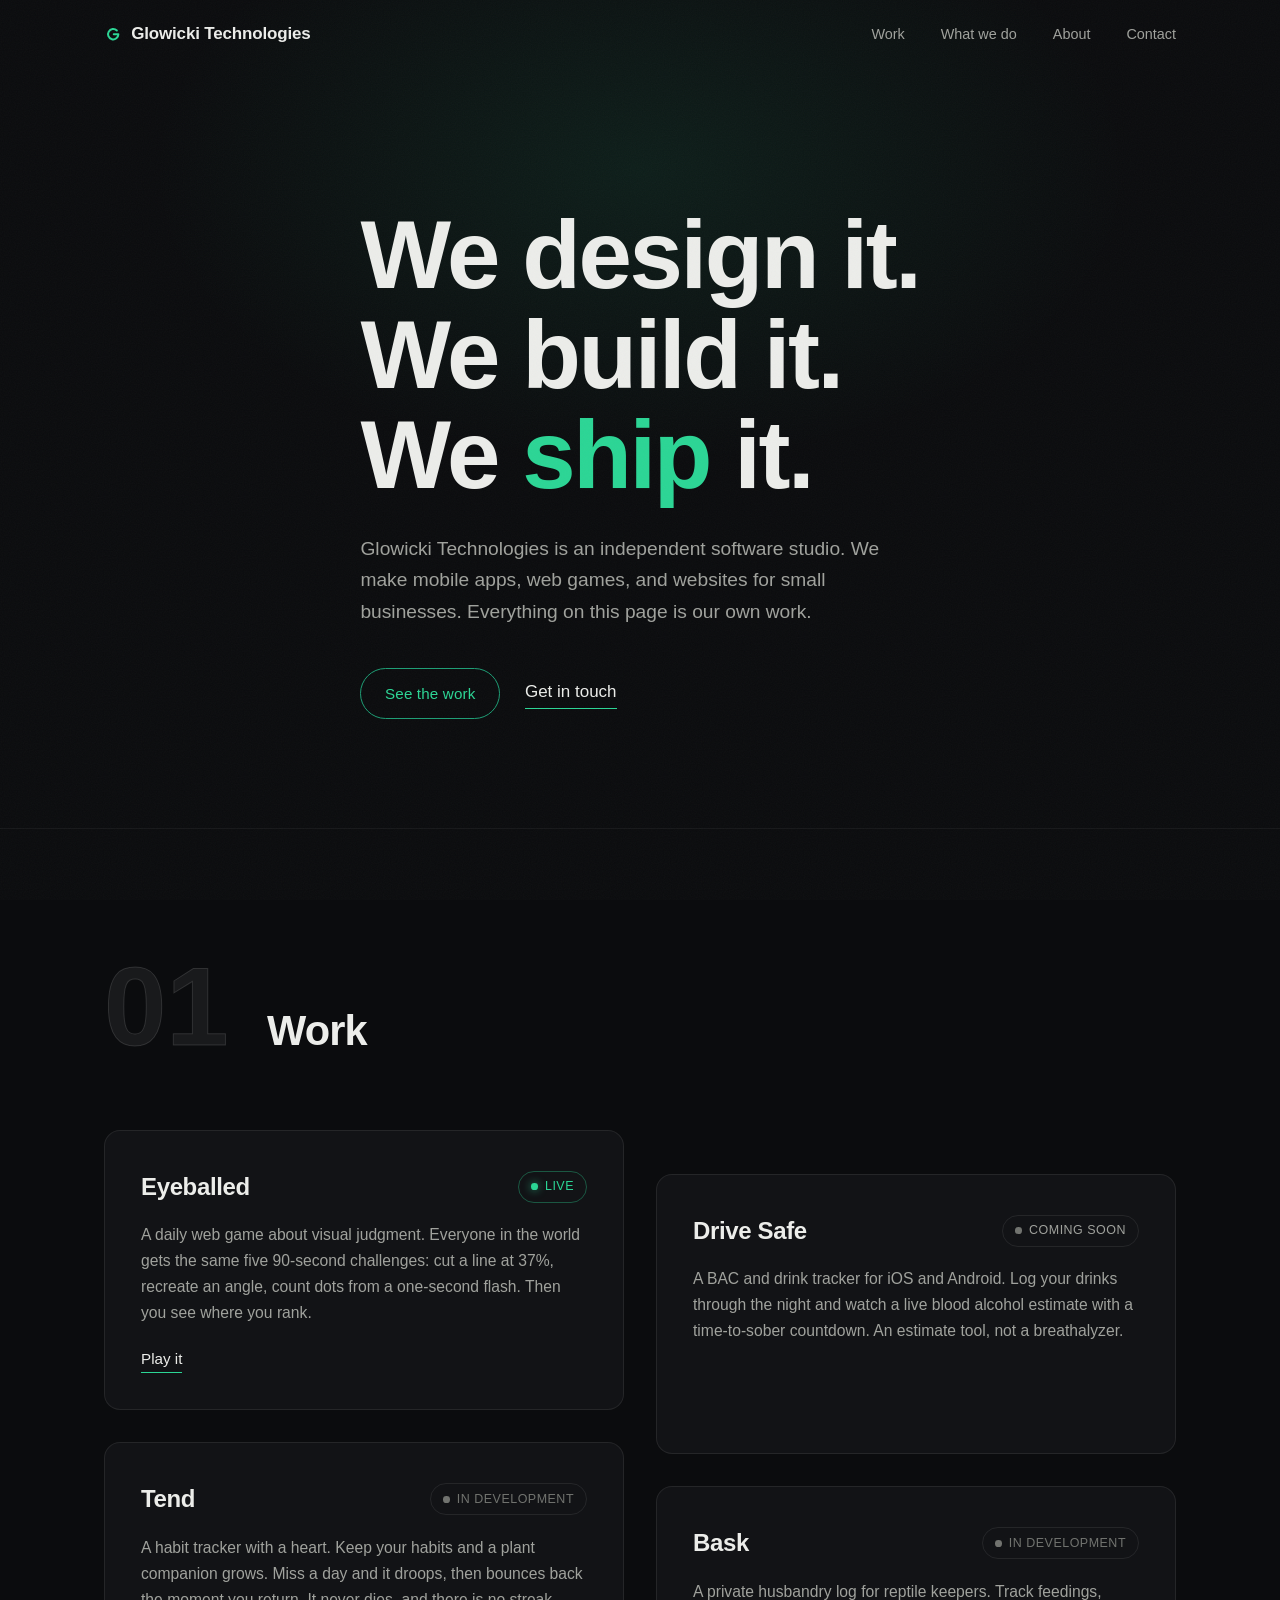
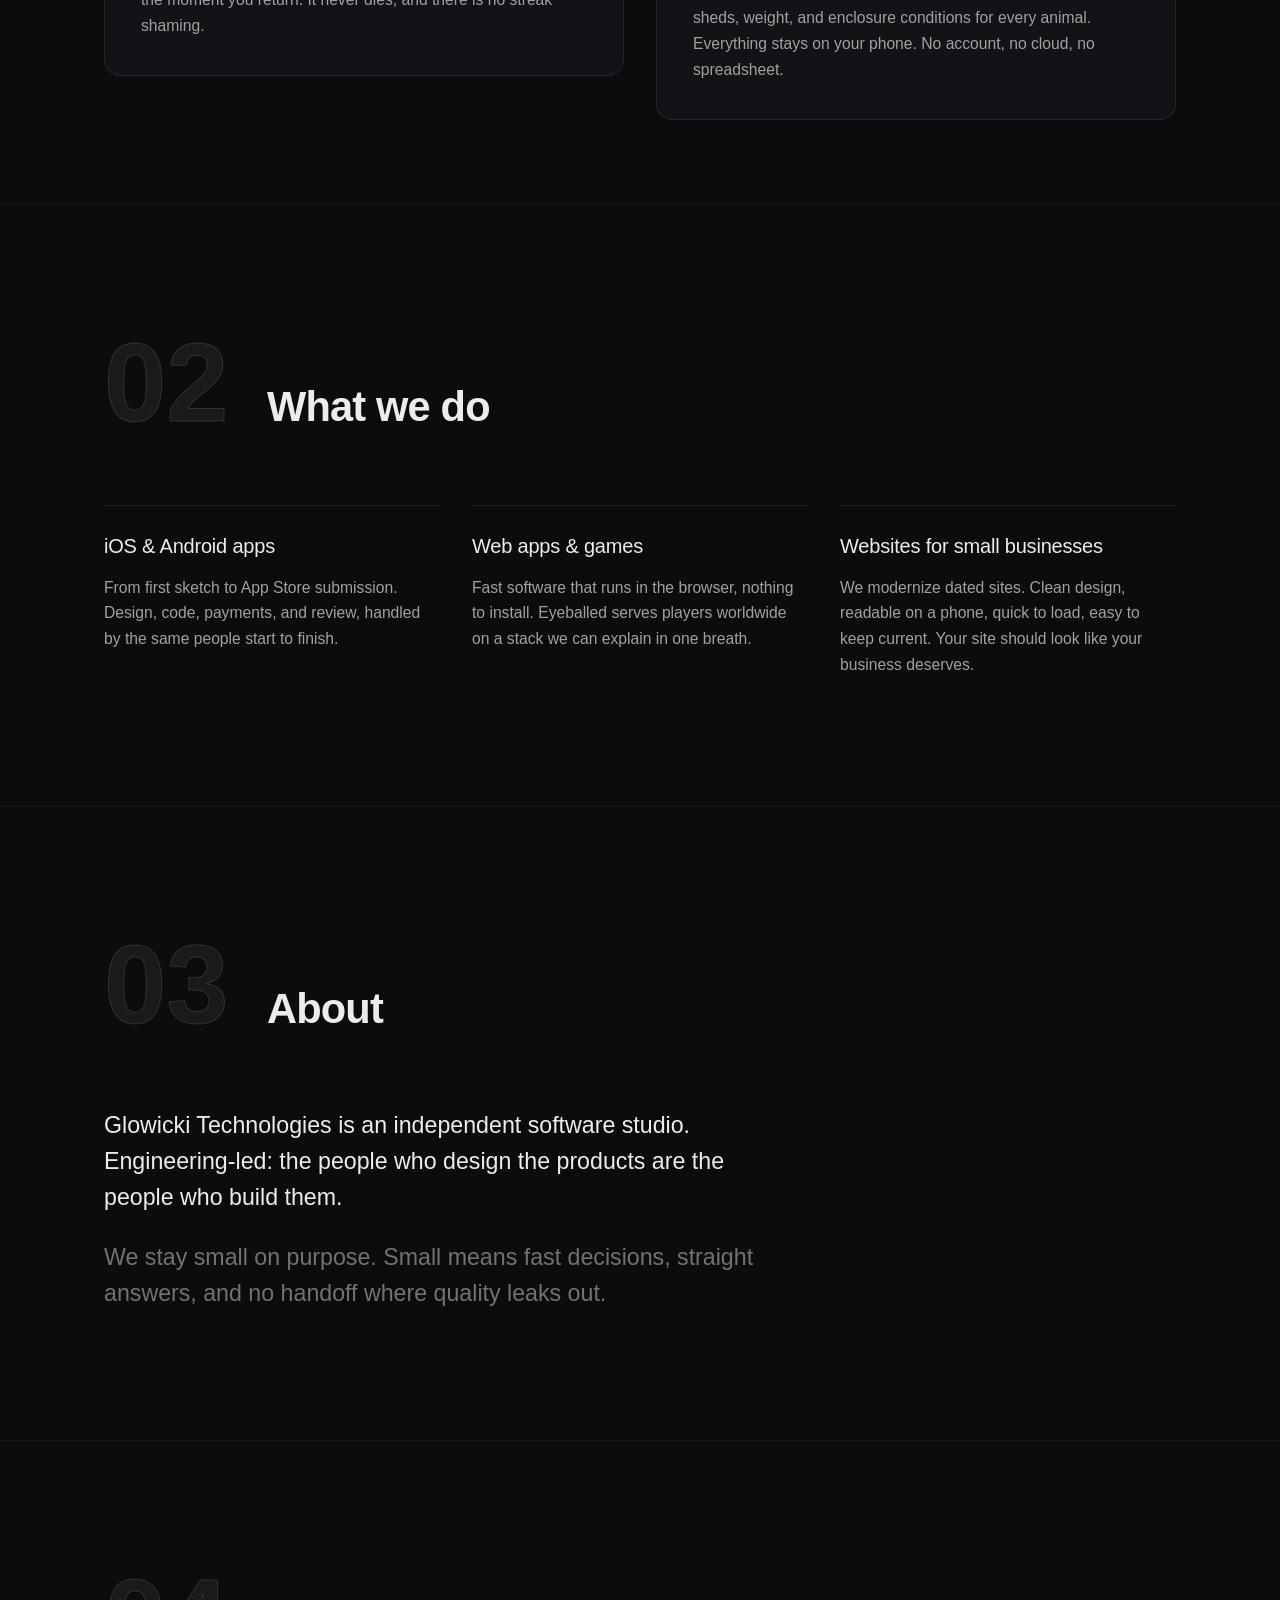
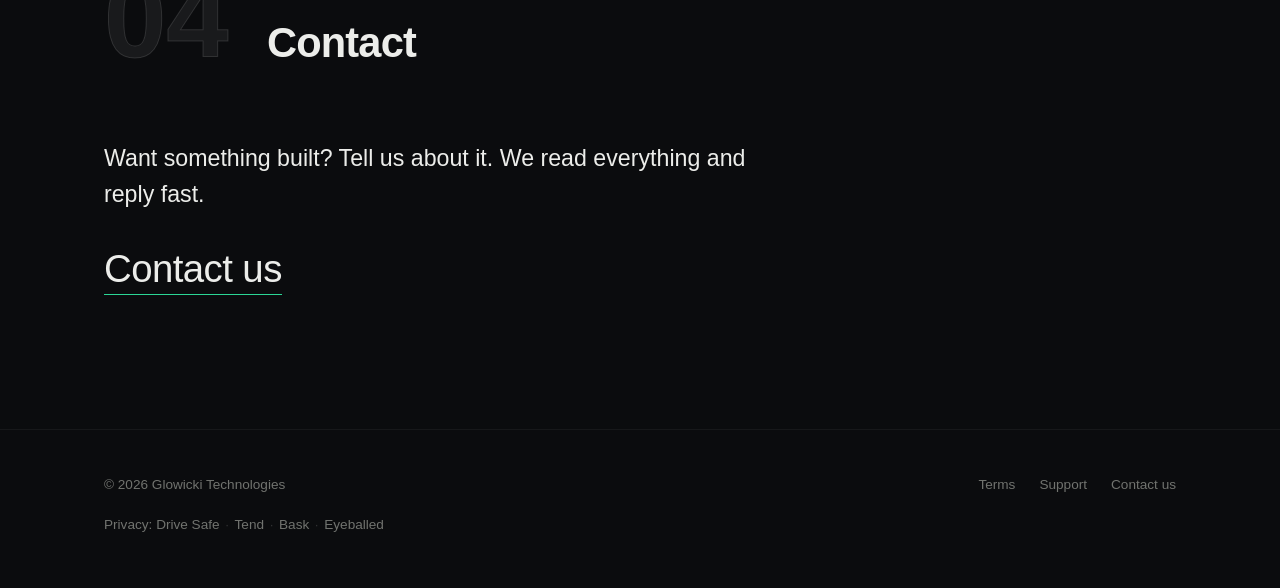
<file: index.html>
<!DOCTYPE html>
<html lang="en">
<head>
  <meta charset="UTF-8">
  <meta name="viewport" content="width=device-width, initial-scale=1.0">
  <title>Glowicki Technologies | Independent Software Studio</title>
  <meta name="description" content="Glowicki Technologies is an independent software studio. We design, build, and ship mobile apps, web games, and websites for small businesses.">
  <meta name="theme-color" content="#0B0C0E">
  <meta property="og:title" content="Glowicki Technologies">
  <meta property="og:description" content="An independent software studio. We design, build, and ship mobile apps, web games, and websites for small businesses.">
  <meta property="og:type" content="website">
  <meta property="og:site_name" content="Glowicki Technologies">
  <link rel="icon" href="data:image/svg+xml,%3Csvg xmlns='http://www.w3.org/2000/svg' viewBox='0 0 64 64'%3E%3Crect width='64' height='64' rx='14' fill='%230B0C0E'/%3E%3Cpath d='M50 32a18 18 0 1 1-5.3-12.7M50 32H34' fill='none' stroke='%232BD695' stroke-width='7' stroke-linecap='round'/%3E%3C/svg%3E">
  <link rel="preconnect" href="https://api.fontshare.com" crossorigin>
  <link rel="stylesheet" href="https://api.fontshare.com/v2/css?f[]=clash-display@500,600&f[]=switzer@400,500&display=swap">
  <link rel="stylesheet" href="assets/style.css">
</head>
<body>

  <header class="nav">
    <div class="wrap nav-inner">
      <a class="wordmark" href="#top" aria-label="Glowicki Technologies home">
        <svg class="mark" viewBox="0 0 64 64" aria-hidden="true"><path d="M50 32a18 18 0 1 1-5.3-12.7M50 32H34" fill="none" stroke="#2BD695" stroke-width="7" stroke-linecap="round"/></svg>
        <span class="word">Glowicki Technologies</span>
      </a>
      <nav aria-label="Main">
        <ul class="nav-links">
          <li><a href="#work">Work</a></li>
          <li><a href="#services">What we do</a></li>
          <li class="hide-narrow"><a href="#about">About</a></li>
          <li><a href="#contact">Contact</a></li>
        </ul>
      </nav>
    </div>
  </header>

  <main id="top">

    <section class="hero">
      <div class="wrap">
        <h1>
          <span class="hero-line">We design it.</span>
          <span class="hero-line">We build it.</span>
          <span class="hero-line">We <span class="accent">ship</span> it.</span>
        </h1>
        <p class="hero-sub">Glowicki Technologies is an independent software studio. We make mobile apps, web games, and websites for small businesses. Everything on this page is our own work.</p>
        <div class="hero-cta">
          <a class="btn" href="#work">See the work</a>
          <a class="link-underline" href="#contact">Get in touch</a>
        </div>
      </div>
    </section>

    <section class="section" id="work">
      <div class="wrap">
        <div class="section-head reveal">
          <span class="section-num" aria-hidden="true">01</span>
          <h2 class="section-title">Work</h2>
        </div>
        <div class="work-grid">
          <article class="card reveal">
            <div class="spotlight" aria-hidden="true"></div>
            <div class="card-top">
              <h3>Eyeballed</h3>
              <span class="status live">Live</span>
            </div>
            <p>A daily web game about visual judgment. Everyone in the world gets the same five 90-second challenges: cut a line at 37%, recreate an angle, count dots from a one-second flash. Then you see where you rank.</p>
            <a class="card-link link-underline" href="https://eyeballed.fly.dev" target="_blank" rel="noopener">Play it</a>
          </article>
          <article class="card reveal">
            <div class="spotlight" aria-hidden="true"></div>
            <div class="card-top">
              <h3>Drive Safe</h3>
              <span class="status soon">Coming soon</span>
            </div>
            <p>A BAC and drink tracker for iOS and Android. Log your drinks through the night and watch a live blood alcohol estimate with a time-to-sober countdown. An estimate tool, not a breathalyzer.</p>
          </article>
          <article class="card reveal">
            <div class="spotlight" aria-hidden="true"></div>
            <div class="card-top">
              <h3>Tend</h3>
              <span class="status">In development</span>
            </div>
            <p>A habit tracker with a heart. Keep your habits and a plant companion grows. Miss a day and it droops, then bounces back the moment you return. It never dies, and there is no streak shaming.</p>
          </article>
          <article class="card reveal">
            <div class="spotlight" aria-hidden="true"></div>
            <div class="card-top">
              <h3>Bask</h3>
              <span class="status">In development</span>
            </div>
            <p>A private husbandry log for reptile keepers. Track feedings, sheds, weight, and enclosure conditions for every animal. Everything stays on your phone. No account, no cloud, no spreadsheet.</p>
          </article>
        </div>
      </div>
    </section>

    <section class="section" id="services">
      <div class="wrap">
        <div class="section-head reveal">
          <span class="section-num" aria-hidden="true">02</span>
          <h2 class="section-title">What we do</h2>
        </div>
        <div class="services">
          <div class="service reveal">
            <h3>iOS &amp; Android apps</h3>
            <p>From first sketch to App Store submission. Design, code, payments, and review, handled by the same people start to finish.</p>
          </div>
          <div class="service reveal">
            <h3>Web apps &amp; games</h3>
            <p>Fast software that runs in the browser, nothing to install. Eyeballed serves players worldwide on a stack we can explain in one breath.</p>
          </div>
          <div class="service reveal">
            <h3>Websites for small businesses</h3>
            <p>We modernize dated sites. Clean design, readable on a phone, quick to load, easy to keep current. Your site should look like your business deserves.</p>
          </div>
        </div>
      </div>
    </section>

    <section class="section" id="about">
      <div class="wrap">
        <div class="section-head reveal">
          <span class="section-num" aria-hidden="true">03</span>
          <h2 class="section-title">About</h2>
        </div>
        <p class="about-copy reveal">Glowicki Technologies is an independent software studio. Engineering-led: the people who design the products are the people who build them.</p>
        <p class="about-copy reveal"><span class="dim">We stay small on purpose. Small means fast decisions, straight answers, and no handoff where quality leaks out.</span></p>
      </div>
    </section>

    <section class="section" id="contact">
      <div class="wrap">
        <div class="section-head reveal">
          <span class="section-num" aria-hidden="true">04</span>
          <h2 class="section-title">Contact</h2>
        </div>
        <p class="about-copy reveal" style="margin-bottom: 1.5rem;">Want something built? Tell us about it. We read everything and reply fast.</p>
        <p class="reveal"><a class="contact-email link-underline" href="mailto:chandlerglowicki.professional@gmail.com">Contact us</a></p>
      </div>
    </section>

  </main>

  <footer class="footer">
    <div class="wrap">
      <div class="footer-row">
        <p>&copy; 2026 Glowicki Technologies</p>
        <ul class="footer-links">
          <li><a href="terms.html">Terms</a></li>
          <li><a href="support.html">Support</a></li>
          <li><a href="mailto:chandlerglowicki.professional@gmail.com">Contact us</a></li>
        </ul>
      </div>
      <p class="privacy-list">Privacy:
        <a href="privacy/drive-safe.html">Drive Safe</a><span class="sep">&middot;</span><a href="privacy/tend.html">Tend</a><span class="sep">&middot;</span><a href="privacy/bask.html">Bask</a><span class="sep">&middot;</span><a href="privacy/eyeballed.html">Eyeballed</a>
      </p>
    </div>
  </footer>

  <script src="assets/site.js"></script>
</body>
</html>
</file>
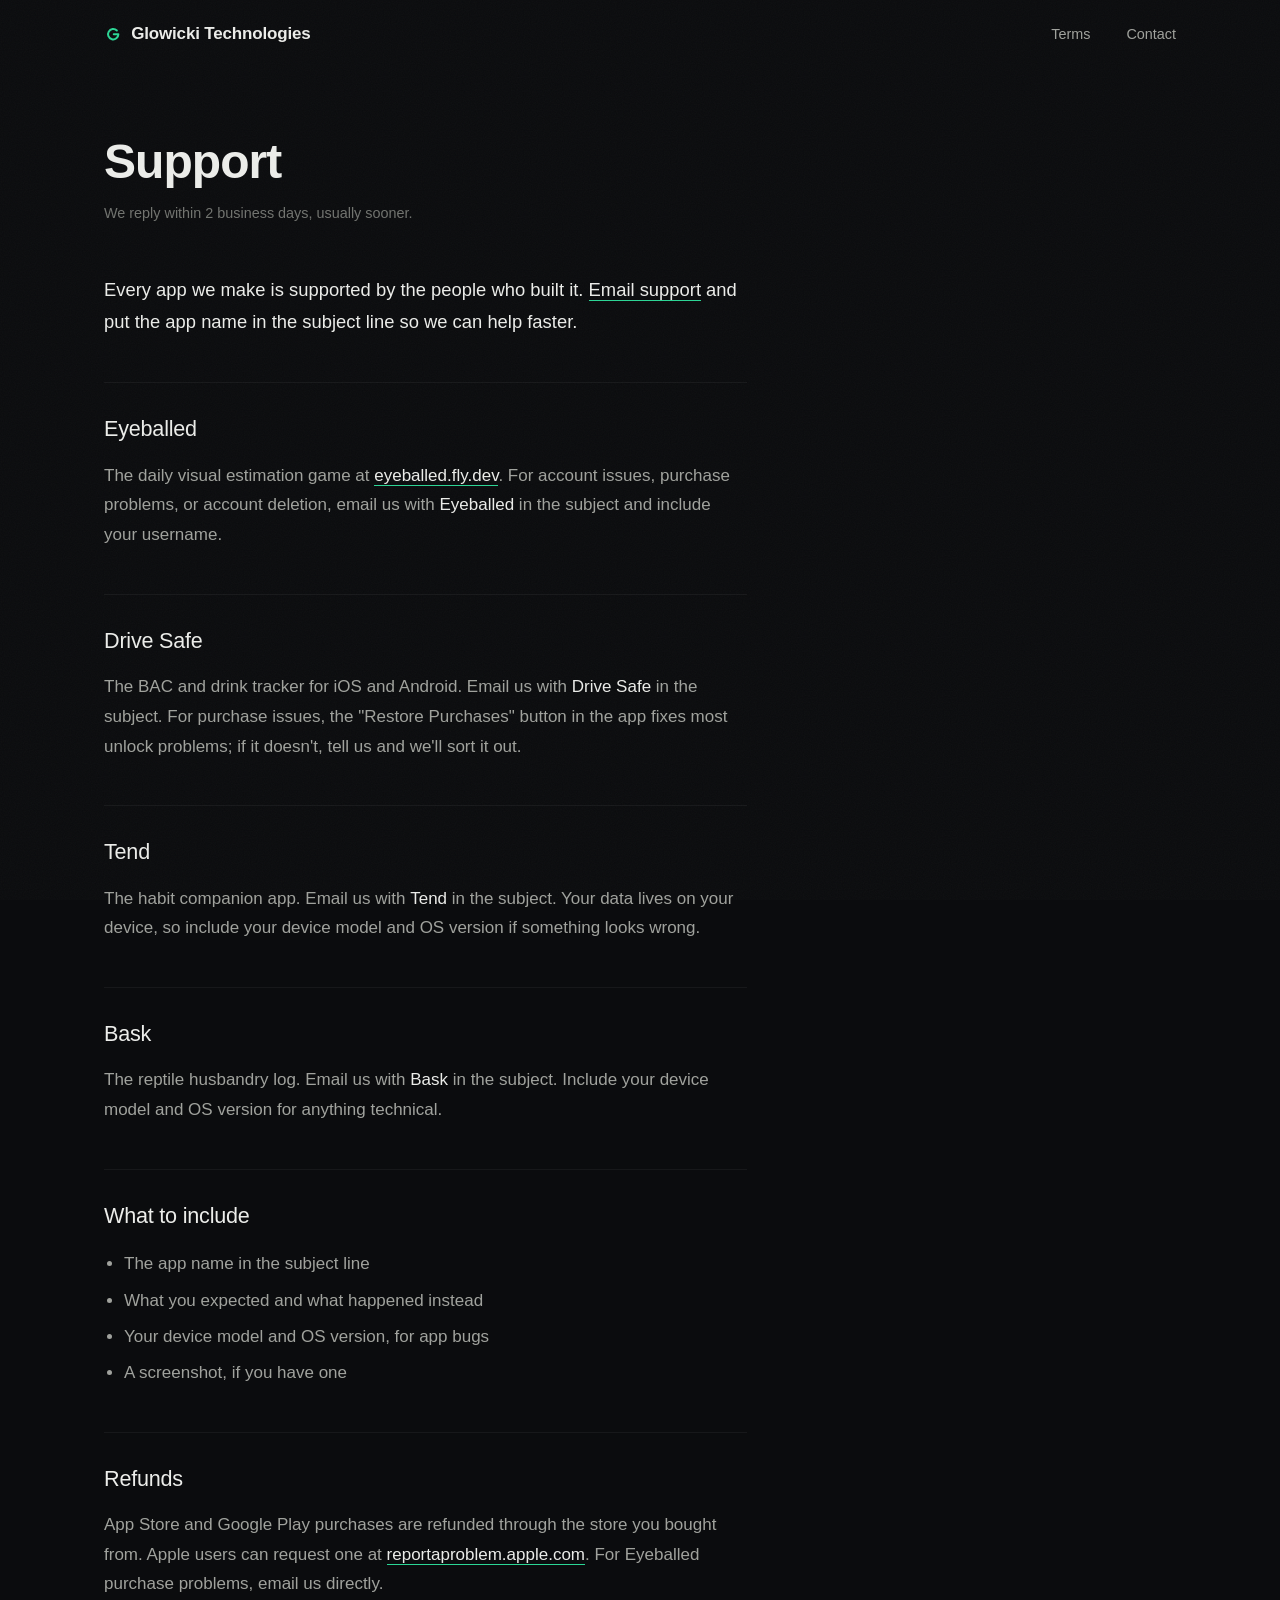
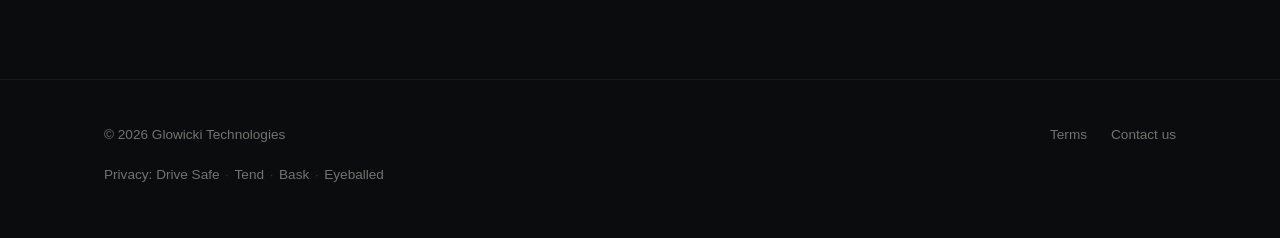
<file: support.html>
<!DOCTYPE html>
<html lang="en">
<head>
  <meta charset="UTF-8">
  <meta name="viewport" content="width=device-width, initial-scale=1.0">
  <title>Support | Glowicki Technologies</title>
  <meta name="description" content="Get help with Eyeballed, Drive Safe, Tend, and Bask. Email support with replies within 2 business days.">
  <meta name="theme-color" content="#0B0C0E">
  <meta property="og:title" content="Support | Glowicki Technologies">
  <meta property="og:description" content="Get help with Eyeballed, Drive Safe, Tend, and Bask.">
  <meta property="og:type" content="website">
  <meta property="og:site_name" content="Glowicki Technologies">
  <link rel="icon" href="data:image/svg+xml,%3Csvg xmlns='http://www.w3.org/2000/svg' viewBox='0 0 64 64'%3E%3Crect width='64' height='64' rx='14' fill='%230B0C0E'/%3E%3Cpath d='M50 32a18 18 0 1 1-5.3-12.7M50 32H34' fill='none' stroke='%232BD695' stroke-width='7' stroke-linecap='round'/%3E%3C/svg%3E">
  <link rel="preconnect" href="https://api.fontshare.com" crossorigin>
  <link rel="stylesheet" href="https://api.fontshare.com/v2/css?f[]=clash-display@500,600&f[]=switzer@400,500&display=swap">
  <link rel="stylesheet" href="assets/style.css">
</head>
<body>

  <header class="nav">
    <div class="wrap nav-inner">
      <a class="wordmark" href="index.html" aria-label="Glowicki Technologies home">
        <svg class="mark" viewBox="0 0 64 64" aria-hidden="true"><path d="M50 32a18 18 0 1 1-5.3-12.7M50 32H34" fill="none" stroke="#2BD695" stroke-width="7" stroke-linecap="round"/></svg>
        <span class="word">Glowicki Technologies</span>
      </a>
      <nav aria-label="Main">
        <ul class="nav-links">
          <li><a href="terms.html">Terms</a></li>
          <li><a href="index.html#contact">Contact</a></li>
        </ul>
      </nav>
    </div>
  </header>

  <main class="page-main">
    <div class="wrap">
      <article class="prose">
        <h1>Support</h1>
        <p class="meta-line">We reply within 2 business days, usually sooner.</p>

        <p class="lede">Every app we make is supported by the people who built it. <a href="mailto:chandlerglowicki.professional@gmail.com">Email support</a> and put the app name in the subject line so we can help faster.</p>

        <h2>Eyeballed</h2>
        <p>The daily visual estimation game at <a href="https://eyeballed.fly.dev" target="_blank" rel="noopener">eyeballed.fly.dev</a>. For account issues, purchase problems, or account deletion, email us with <strong>Eyeballed</strong> in the subject and include your username.</p>

        <h2>Drive Safe</h2>
        <p>The BAC and drink tracker for iOS and Android. Email us with <strong>Drive Safe</strong> in the subject. For purchase issues, the "Restore Purchases" button in the app fixes most unlock problems; if it doesn't, tell us and we'll sort it out.</p>

        <h2>Tend</h2>
        <p>The habit companion app. Email us with <strong>Tend</strong> in the subject. Your data lives on your device, so include your device model and OS version if something looks wrong.</p>

        <h2>Bask</h2>
        <p>The reptile husbandry log. Email us with <strong>Bask</strong> in the subject. Include your device model and OS version for anything technical.</p>

        <h2>What to include</h2>
        <ul>
          <li>The app name in the subject line</li>
          <li>What you expected and what happened instead</li>
          <li>Your device model and OS version, for app bugs</li>
          <li>A screenshot, if you have one</li>
        </ul>

        <h2>Refunds</h2>
        <p>App Store and Google Play purchases are refunded through the store you bought from. Apple users can request one at <a href="https://reportaproblem.apple.com" target="_blank" rel="noopener">reportaproblem.apple.com</a>. For Eyeballed purchase problems, email us directly.</p>
      </article>
    </div>
  </main>

  <footer class="footer">
    <div class="wrap">
      <div class="footer-row">
        <p>&copy; 2026 Glowicki Technologies</p>
        <ul class="footer-links">
          <li><a href="terms.html">Terms</a></li>
          <li><a href="mailto:chandlerglowicki.professional@gmail.com">Contact us</a></li>
        </ul>
      </div>
      <p class="privacy-list">Privacy:
        <a href="privacy/drive-safe.html">Drive Safe</a><span class="sep">&middot;</span><a href="privacy/tend.html">Tend</a><span class="sep">&middot;</span><a href="privacy/bask.html">Bask</a><span class="sep">&middot;</span><a href="privacy/eyeballed.html">Eyeballed</a>
      </p>
    </div>
  </footer>

  <script src="assets/site.js"></script>
</body>
</html>
</file>
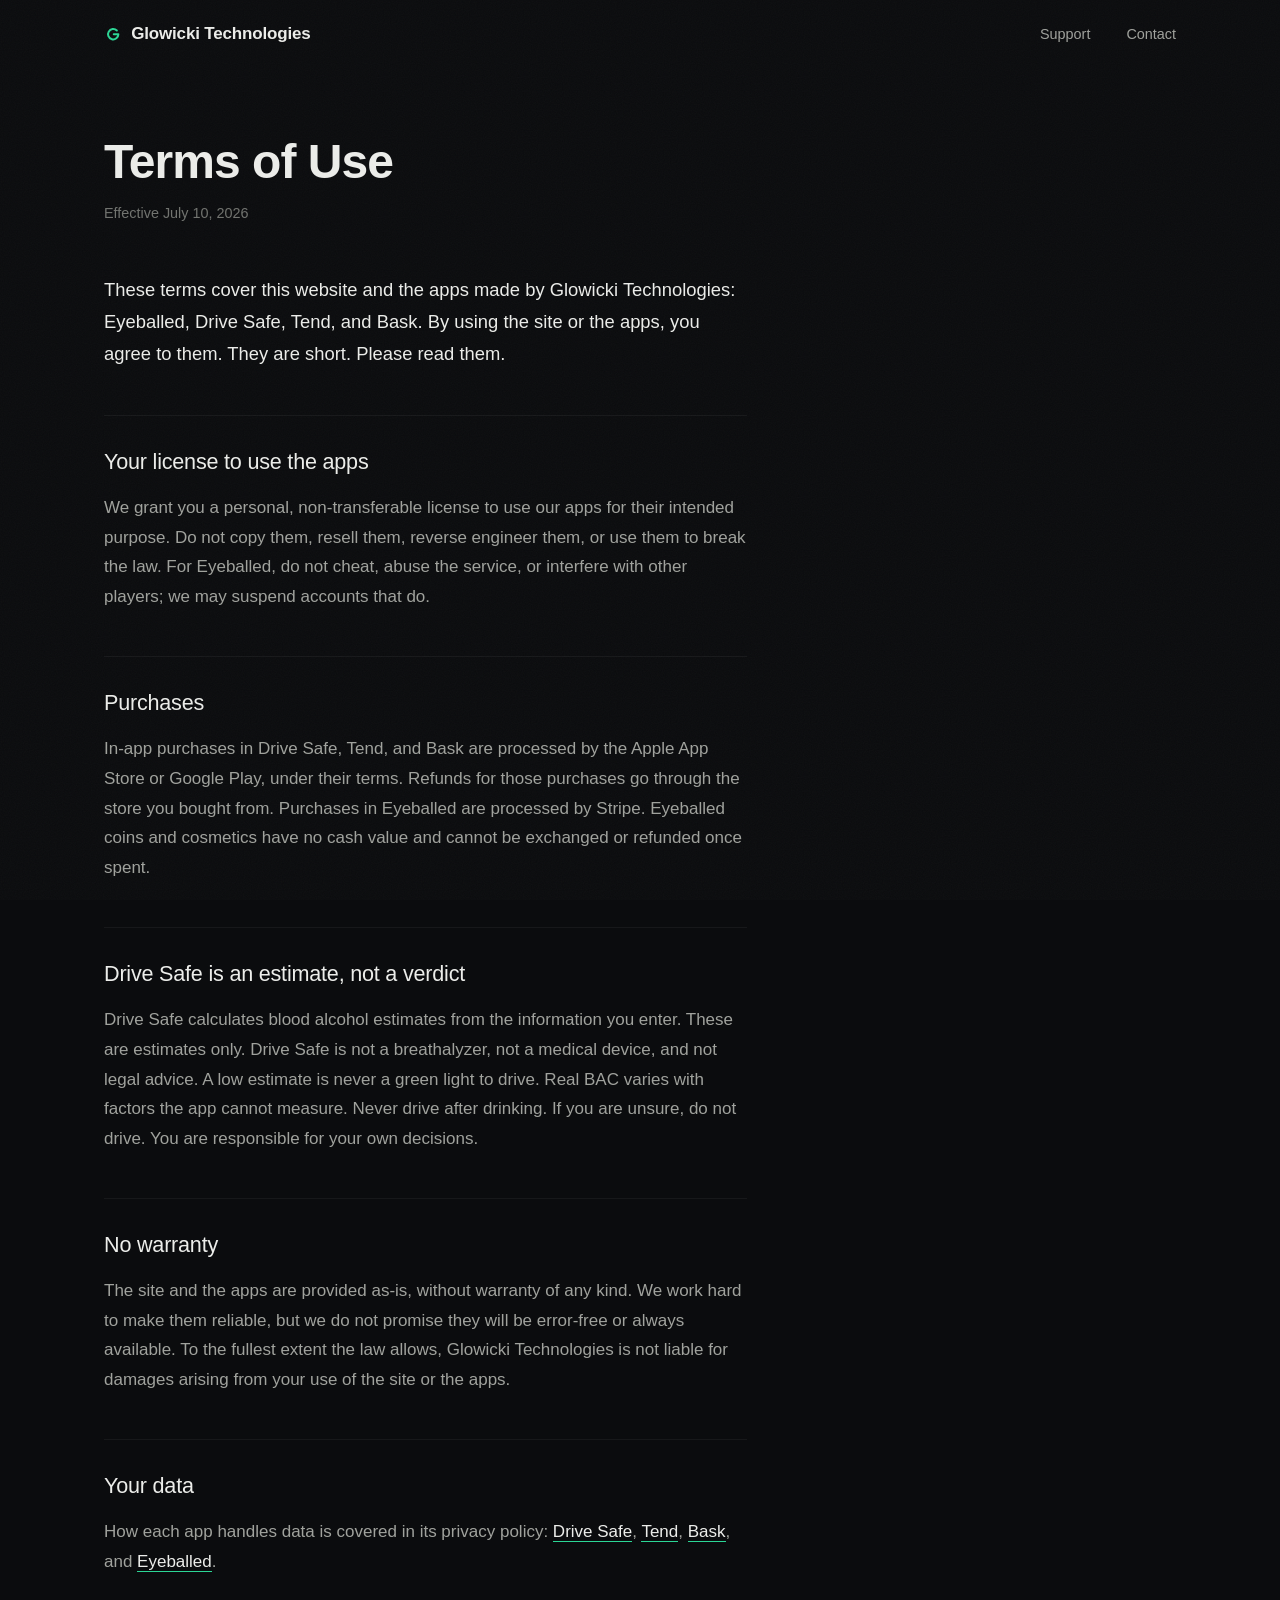
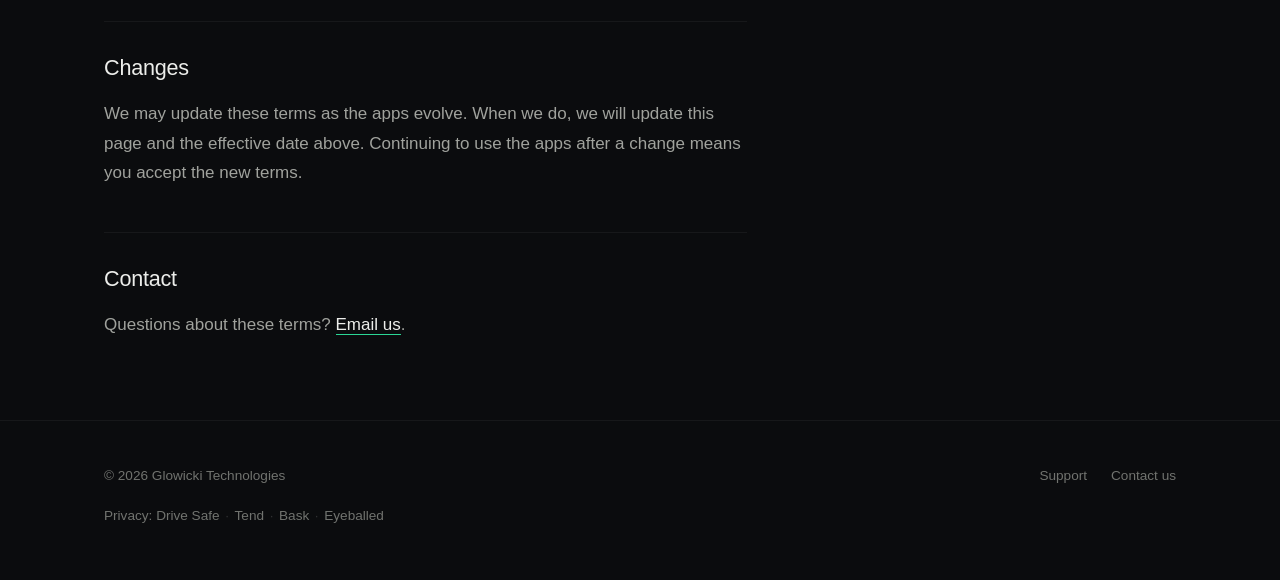
<file: terms.html>
<!DOCTYPE html>
<html lang="en">
<head>
  <meta charset="UTF-8">
  <meta name="viewport" content="width=device-width, initial-scale=1.0">
  <title>Terms of Use | Glowicki Technologies</title>
  <meta name="description" content="Terms of use for the Glowicki Technologies website and apps: Eyeballed, Drive Safe, Tend, and Bask.">
  <meta name="theme-color" content="#0B0C0E">
  <meta property="og:title" content="Terms of Use | Glowicki Technologies">
  <meta property="og:description" content="Terms of use for the Glowicki Technologies website and apps.">
  <meta property="og:type" content="website">
  <meta property="og:site_name" content="Glowicki Technologies">
  <link rel="icon" href="data:image/svg+xml,%3Csvg xmlns='http://www.w3.org/2000/svg' viewBox='0 0 64 64'%3E%3Crect width='64' height='64' rx='14' fill='%230B0C0E'/%3E%3Cpath d='M50 32a18 18 0 1 1-5.3-12.7M50 32H34' fill='none' stroke='%232BD695' stroke-width='7' stroke-linecap='round'/%3E%3C/svg%3E">
  <link rel="preconnect" href="https://api.fontshare.com" crossorigin>
  <link rel="stylesheet" href="https://api.fontshare.com/v2/css?f[]=clash-display@500,600&f[]=switzer@400,500&display=swap">
  <link rel="stylesheet" href="assets/style.css">
</head>
<body>

  <header class="nav">
    <div class="wrap nav-inner">
      <a class="wordmark" href="index.html" aria-label="Glowicki Technologies home">
        <svg class="mark" viewBox="0 0 64 64" aria-hidden="true"><path d="M50 32a18 18 0 1 1-5.3-12.7M50 32H34" fill="none" stroke="#2BD695" stroke-width="7" stroke-linecap="round"/></svg>
        <span class="word">Glowicki Technologies</span>
      </a>
      <nav aria-label="Main">
        <ul class="nav-links">
          <li><a href="support.html">Support</a></li>
          <li><a href="index.html#contact">Contact</a></li>
        </ul>
      </nav>
    </div>
  </header>

  <main class="page-main">
    <div class="wrap">
      <article class="prose">
        <h1>Terms of Use</h1>
        <p class="meta-line">Effective July 10, 2026</p>

        <p class="lede">These terms cover this website and the apps made by Glowicki Technologies: Eyeballed, Drive Safe, Tend, and Bask. By using the site or the apps, you agree to them. They are short. Please read them.</p>

        <h2>Your license to use the apps</h2>
        <p>We grant you a personal, non-transferable license to use our apps for their intended purpose. Do not copy them, resell them, reverse engineer them, or use them to break the law. For Eyeballed, do not cheat, abuse the service, or interfere with other players; we may suspend accounts that do.</p>

        <h2>Purchases</h2>
        <p>In-app purchases in Drive Safe, Tend, and Bask are processed by the Apple App Store or Google Play, under their terms. Refunds for those purchases go through the store you bought from. Purchases in Eyeballed are processed by Stripe. Eyeballed coins and cosmetics have no cash value and cannot be exchanged or refunded once spent.</p>

        <h2>Drive Safe is an estimate, not a verdict</h2>
        <p>Drive Safe calculates blood alcohol estimates from the information you enter. These are estimates only. Drive Safe is not a breathalyzer, not a medical device, and not legal advice. A low estimate is never a green light to drive. Real BAC varies with factors the app cannot measure. Never drive after drinking. If you are unsure, do not drive. You are responsible for your own decisions.</p>

        <h2>No warranty</h2>
        <p>The site and the apps are provided as-is, without warranty of any kind. We work hard to make them reliable, but we do not promise they will be error-free or always available. To the fullest extent the law allows, Glowicki Technologies is not liable for damages arising from your use of the site or the apps.</p>

        <h2>Your data</h2>
        <p>How each app handles data is covered in its privacy policy: <a href="privacy/drive-safe.html">Drive Safe</a>, <a href="privacy/tend.html">Tend</a>, <a href="privacy/bask.html">Bask</a>, and <a href="privacy/eyeballed.html">Eyeballed</a>.</p>

        <h2>Changes</h2>
        <p>We may update these terms as the apps evolve. When we do, we will update this page and the effective date above. Continuing to use the apps after a change means you accept the new terms.</p>

        <h2>Contact</h2>
        <p>Questions about these terms? <a href="mailto:chandlerglowicki.professional@gmail.com">Email us</a>.</p>
      </article>
    </div>
  </main>

  <footer class="footer">
    <div class="wrap">
      <div class="footer-row">
        <p>&copy; 2026 Glowicki Technologies</p>
        <ul class="footer-links">
          <li><a href="support.html">Support</a></li>
          <li><a href="mailto:chandlerglowicki.professional@gmail.com">Contact us</a></li>
        </ul>
      </div>
      <p class="privacy-list">Privacy:
        <a href="privacy/drive-safe.html">Drive Safe</a><span class="sep">&middot;</span><a href="privacy/tend.html">Tend</a><span class="sep">&middot;</span><a href="privacy/bask.html">Bask</a><span class="sep">&middot;</span><a href="privacy/eyeballed.html">Eyeballed</a>
      </p>
    </div>
  </footer>

  <script src="assets/site.js"></script>
</body>
</html>
</file>
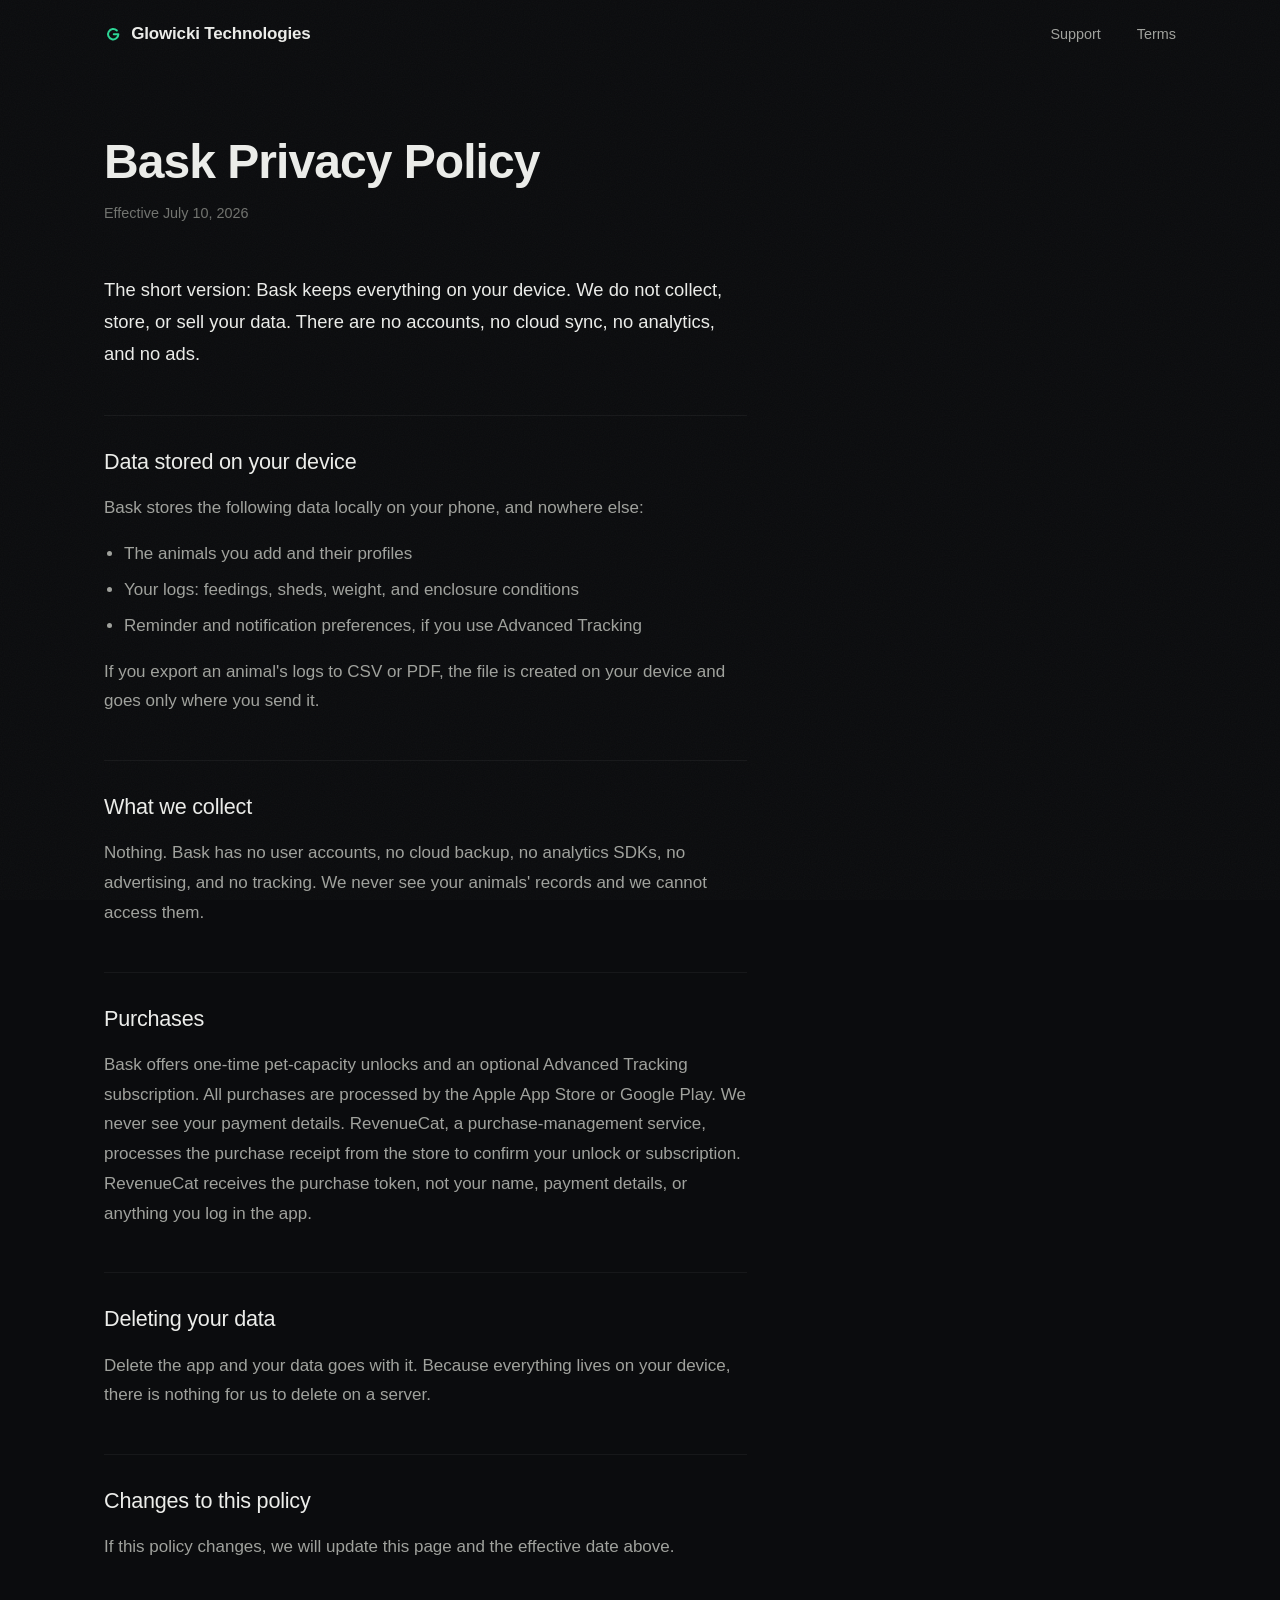
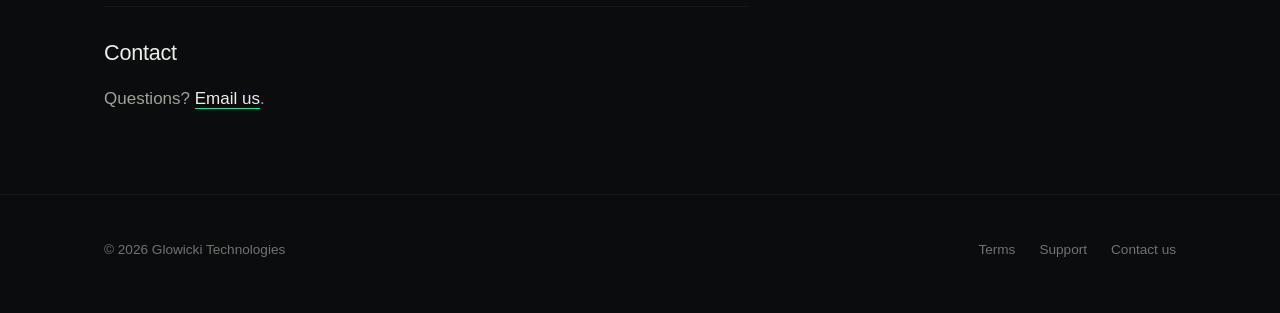
<file: privacy/bask.html>
<!DOCTYPE html>
<html lang="en">
<head>
  <meta charset="UTF-8">
  <meta name="viewport" content="width=device-width, initial-scale=1.0">
  <title>Bask Privacy Policy | Glowicki Technologies</title>
  <meta name="description" content="Privacy policy for Bask, the reptile husbandry log by Glowicki Technologies. All data stays on your device.">
  <meta name="theme-color" content="#0B0C0E">
  <meta property="og:title" content="Bask Privacy Policy">
  <meta property="og:description" content="Privacy policy for Bask by Glowicki Technologies. All data stays on your device.">
  <meta property="og:type" content="website">
  <meta property="og:site_name" content="Glowicki Technologies">
  <link rel="icon" href="data:image/svg+xml,%3Csvg xmlns='http://www.w3.org/2000/svg' viewBox='0 0 64 64'%3E%3Crect width='64' height='64' rx='14' fill='%230B0C0E'/%3E%3Cpath d='M50 32a18 18 0 1 1-5.3-12.7M50 32H34' fill='none' stroke='%232BD695' stroke-width='7' stroke-linecap='round'/%3E%3C/svg%3E">
  <link rel="preconnect" href="https://api.fontshare.com" crossorigin>
  <link rel="stylesheet" href="https://api.fontshare.com/v2/css?f[]=clash-display@500,600&f[]=switzer@400,500&display=swap">
  <link rel="stylesheet" href="../assets/style.css">
</head>
<body>

  <header class="nav">
    <div class="wrap nav-inner">
      <a class="wordmark" href="../index.html" aria-label="Glowicki Technologies home">
        <svg class="mark" viewBox="0 0 64 64" aria-hidden="true"><path d="M50 32a18 18 0 1 1-5.3-12.7M50 32H34" fill="none" stroke="#2BD695" stroke-width="7" stroke-linecap="round"/></svg>
        <span class="word">Glowicki Technologies</span>
      </a>
      <nav aria-label="Main">
        <ul class="nav-links">
          <li><a href="../support.html">Support</a></li>
          <li><a href="../terms.html">Terms</a></li>
        </ul>
      </nav>
    </div>
  </header>

  <main class="page-main">
    <div class="wrap">
      <article class="prose">
        <h1>Bask Privacy Policy</h1>
        <p class="meta-line">Effective July 10, 2026</p>

        <p class="lede">The short version: Bask keeps everything on your device. We do not collect, store, or sell your data. There are no accounts, no cloud sync, no analytics, and no ads.</p>

        <h2>Data stored on your device</h2>
        <p>Bask stores the following data locally on your phone, and nowhere else:</p>
        <ul>
          <li>The animals you add and their profiles</li>
          <li>Your logs: feedings, sheds, weight, and enclosure conditions</li>
          <li>Reminder and notification preferences, if you use Advanced Tracking</li>
        </ul>
        <p>If you export an animal's logs to CSV or PDF, the file is created on your device and goes only where you send it.</p>

        <h2>What we collect</h2>
        <p>Nothing. Bask has no user accounts, no cloud backup, no analytics SDKs, no advertising, and no tracking. We never see your animals' records and we cannot access them.</p>

        <h2>Purchases</h2>
        <p>Bask offers one-time pet-capacity unlocks and an optional Advanced Tracking subscription. All purchases are processed by the Apple App Store or Google Play. We never see your payment details. RevenueCat, a purchase-management service, processes the purchase receipt from the store to confirm your unlock or subscription. RevenueCat receives the purchase token, not your name, payment details, or anything you log in the app.</p>

        <h2>Deleting your data</h2>
        <p>Delete the app and your data goes with it. Because everything lives on your device, there is nothing for us to delete on a server.</p>

        <h2>Changes to this policy</h2>
        <p>If this policy changes, we will update this page and the effective date above.</p>

        <h2>Contact</h2>
        <p>Questions? <a href="mailto:chandlerglowicki.professional@gmail.com">Email us</a>.</p>
      </article>
    </div>
  </main>

  <footer class="footer">
    <div class="wrap">
      <div class="footer-row">
        <p>&copy; 2026 Glowicki Technologies</p>
        <ul class="footer-links">
          <li><a href="../terms.html">Terms</a></li>
          <li><a href="../support.html">Support</a></li>
          <li><a href="mailto:chandlerglowicki.professional@gmail.com">Contact us</a></li>
        </ul>
      </div>
    </div>
  </footer>

  <script src="../assets/site.js"></script>
</body>
</html>
</file>
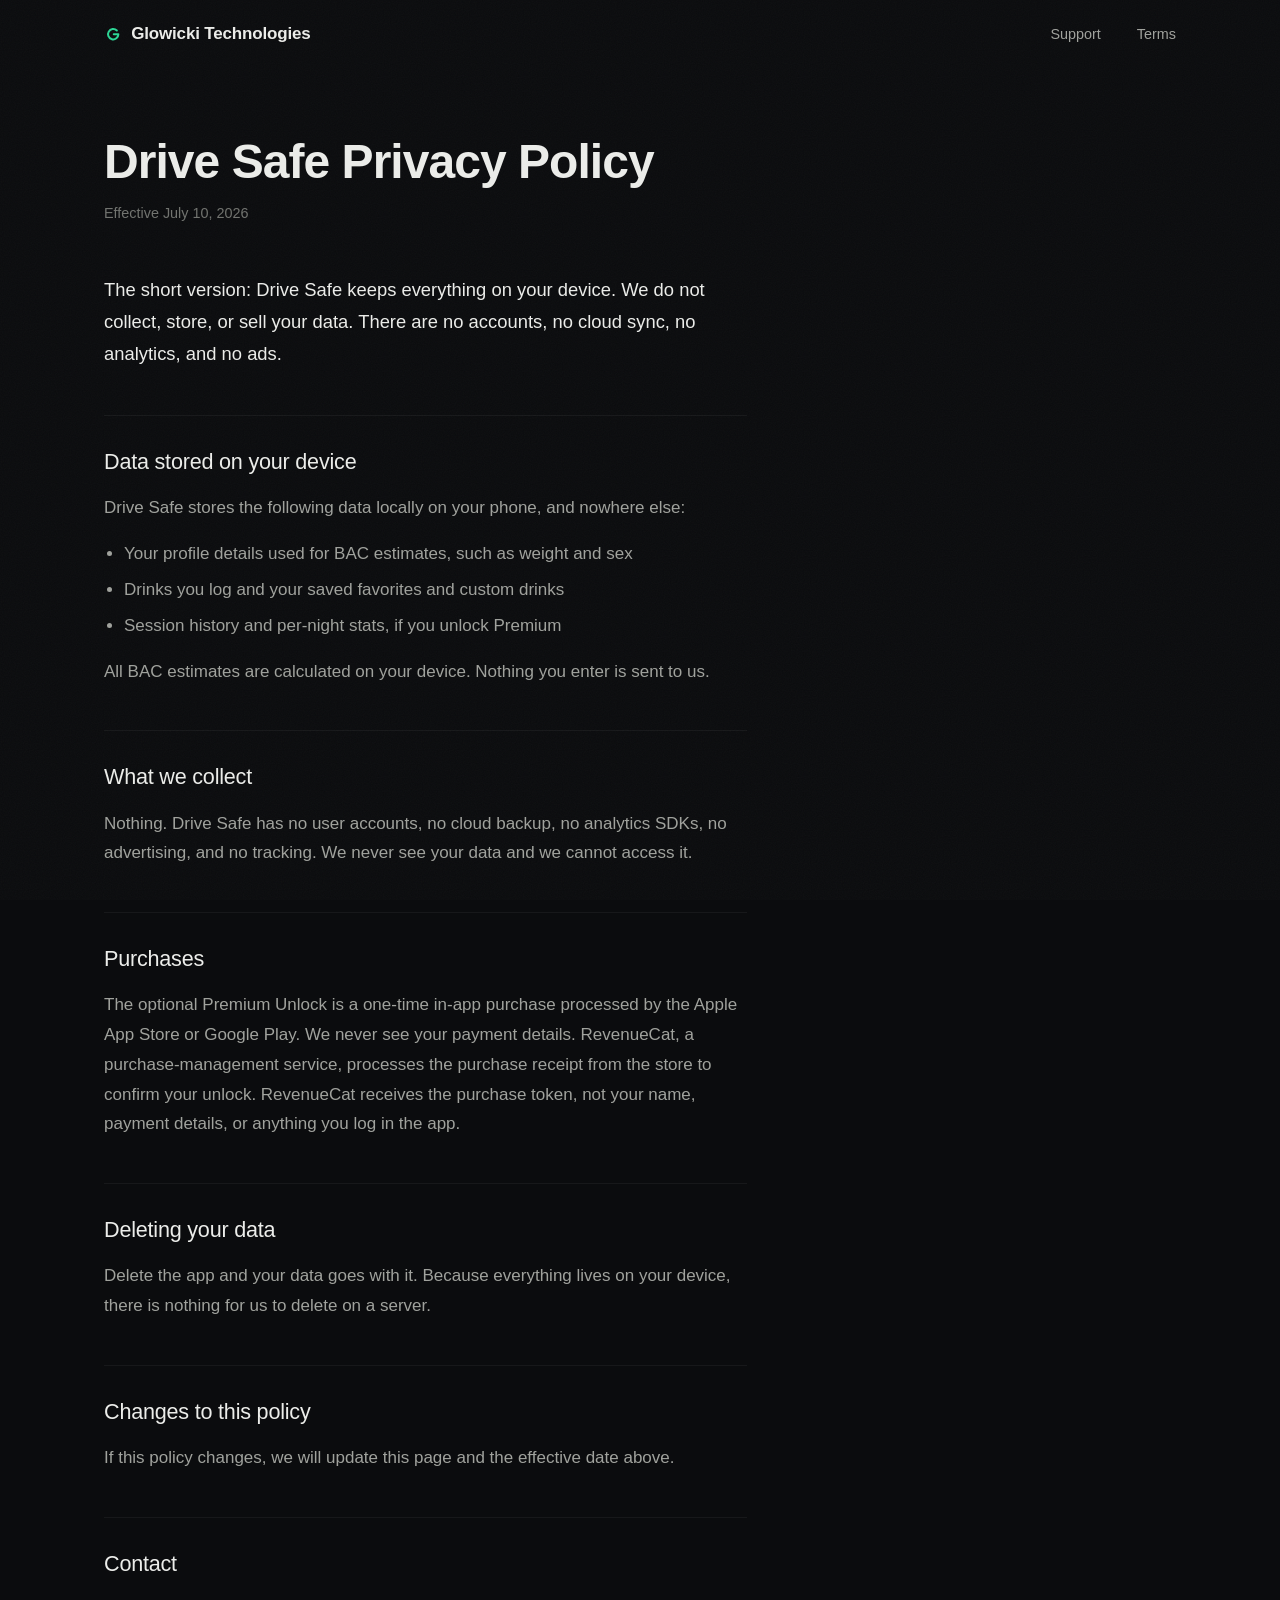
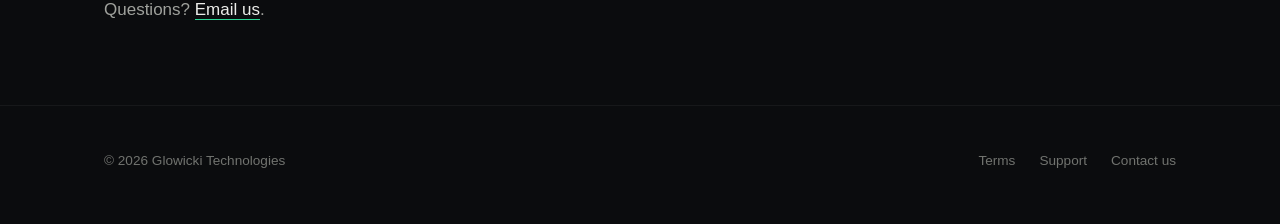
<file: privacy/drive-safe.html>
<!DOCTYPE html>
<html lang="en">
<head>
  <meta charset="UTF-8">
  <meta name="viewport" content="width=device-width, initial-scale=1.0">
  <title>Drive Safe Privacy Policy | Glowicki Technologies</title>
  <meta name="description" content="Privacy policy for Drive Safe, the BAC and drink tracker by Glowicki Technologies. All data stays on your device.">
  <meta name="theme-color" content="#0B0C0E">
  <meta property="og:title" content="Drive Safe Privacy Policy">
  <meta property="og:description" content="Privacy policy for Drive Safe by Glowicki Technologies. All data stays on your device.">
  <meta property="og:type" content="website">
  <meta property="og:site_name" content="Glowicki Technologies">
  <link rel="icon" href="data:image/svg+xml,%3Csvg xmlns='http://www.w3.org/2000/svg' viewBox='0 0 64 64'%3E%3Crect width='64' height='64' rx='14' fill='%230B0C0E'/%3E%3Cpath d='M50 32a18 18 0 1 1-5.3-12.7M50 32H34' fill='none' stroke='%232BD695' stroke-width='7' stroke-linecap='round'/%3E%3C/svg%3E">
  <link rel="preconnect" href="https://api.fontshare.com" crossorigin>
  <link rel="stylesheet" href="https://api.fontshare.com/v2/css?f[]=clash-display@500,600&f[]=switzer@400,500&display=swap">
  <link rel="stylesheet" href="../assets/style.css">
</head>
<body>

  <header class="nav">
    <div class="wrap nav-inner">
      <a class="wordmark" href="../index.html" aria-label="Glowicki Technologies home">
        <svg class="mark" viewBox="0 0 64 64" aria-hidden="true"><path d="M50 32a18 18 0 1 1-5.3-12.7M50 32H34" fill="none" stroke="#2BD695" stroke-width="7" stroke-linecap="round"/></svg>
        <span class="word">Glowicki Technologies</span>
      </a>
      <nav aria-label="Main">
        <ul class="nav-links">
          <li><a href="../support.html">Support</a></li>
          <li><a href="../terms.html">Terms</a></li>
        </ul>
      </nav>
    </div>
  </header>

  <main class="page-main">
    <div class="wrap">
      <article class="prose">
        <h1>Drive Safe Privacy Policy</h1>
        <p class="meta-line">Effective July 10, 2026</p>

        <p class="lede">The short version: Drive Safe keeps everything on your device. We do not collect, store, or sell your data. There are no accounts, no cloud sync, no analytics, and no ads.</p>

        <h2>Data stored on your device</h2>
        <p>Drive Safe stores the following data locally on your phone, and nowhere else:</p>
        <ul>
          <li>Your profile details used for BAC estimates, such as weight and sex</li>
          <li>Drinks you log and your saved favorites and custom drinks</li>
          <li>Session history and per-night stats, if you unlock Premium</li>
        </ul>
        <p>All BAC estimates are calculated on your device. Nothing you enter is sent to us.</p>

        <h2>What we collect</h2>
        <p>Nothing. Drive Safe has no user accounts, no cloud backup, no analytics SDKs, no advertising, and no tracking. We never see your data and we cannot access it.</p>

        <h2>Purchases</h2>
        <p>The optional Premium Unlock is a one-time in-app purchase processed by the Apple App Store or Google Play. We never see your payment details. RevenueCat, a purchase-management service, processes the purchase receipt from the store to confirm your unlock. RevenueCat receives the purchase token, not your name, payment details, or anything you log in the app.</p>

        <h2>Deleting your data</h2>
        <p>Delete the app and your data goes with it. Because everything lives on your device, there is nothing for us to delete on a server.</p>

        <h2>Changes to this policy</h2>
        <p>If this policy changes, we will update this page and the effective date above.</p>

        <h2>Contact</h2>
        <p>Questions? <a href="mailto:chandlerglowicki.professional@gmail.com">Email us</a>.</p>
      </article>
    </div>
  </main>

  <footer class="footer">
    <div class="wrap">
      <div class="footer-row">
        <p>&copy; 2026 Glowicki Technologies</p>
        <ul class="footer-links">
          <li><a href="../terms.html">Terms</a></li>
          <li><a href="../support.html">Support</a></li>
          <li><a href="mailto:chandlerglowicki.professional@gmail.com">Contact us</a></li>
        </ul>
      </div>
    </div>
  </footer>

  <script src="../assets/site.js"></script>
</body>
</html>
</file>
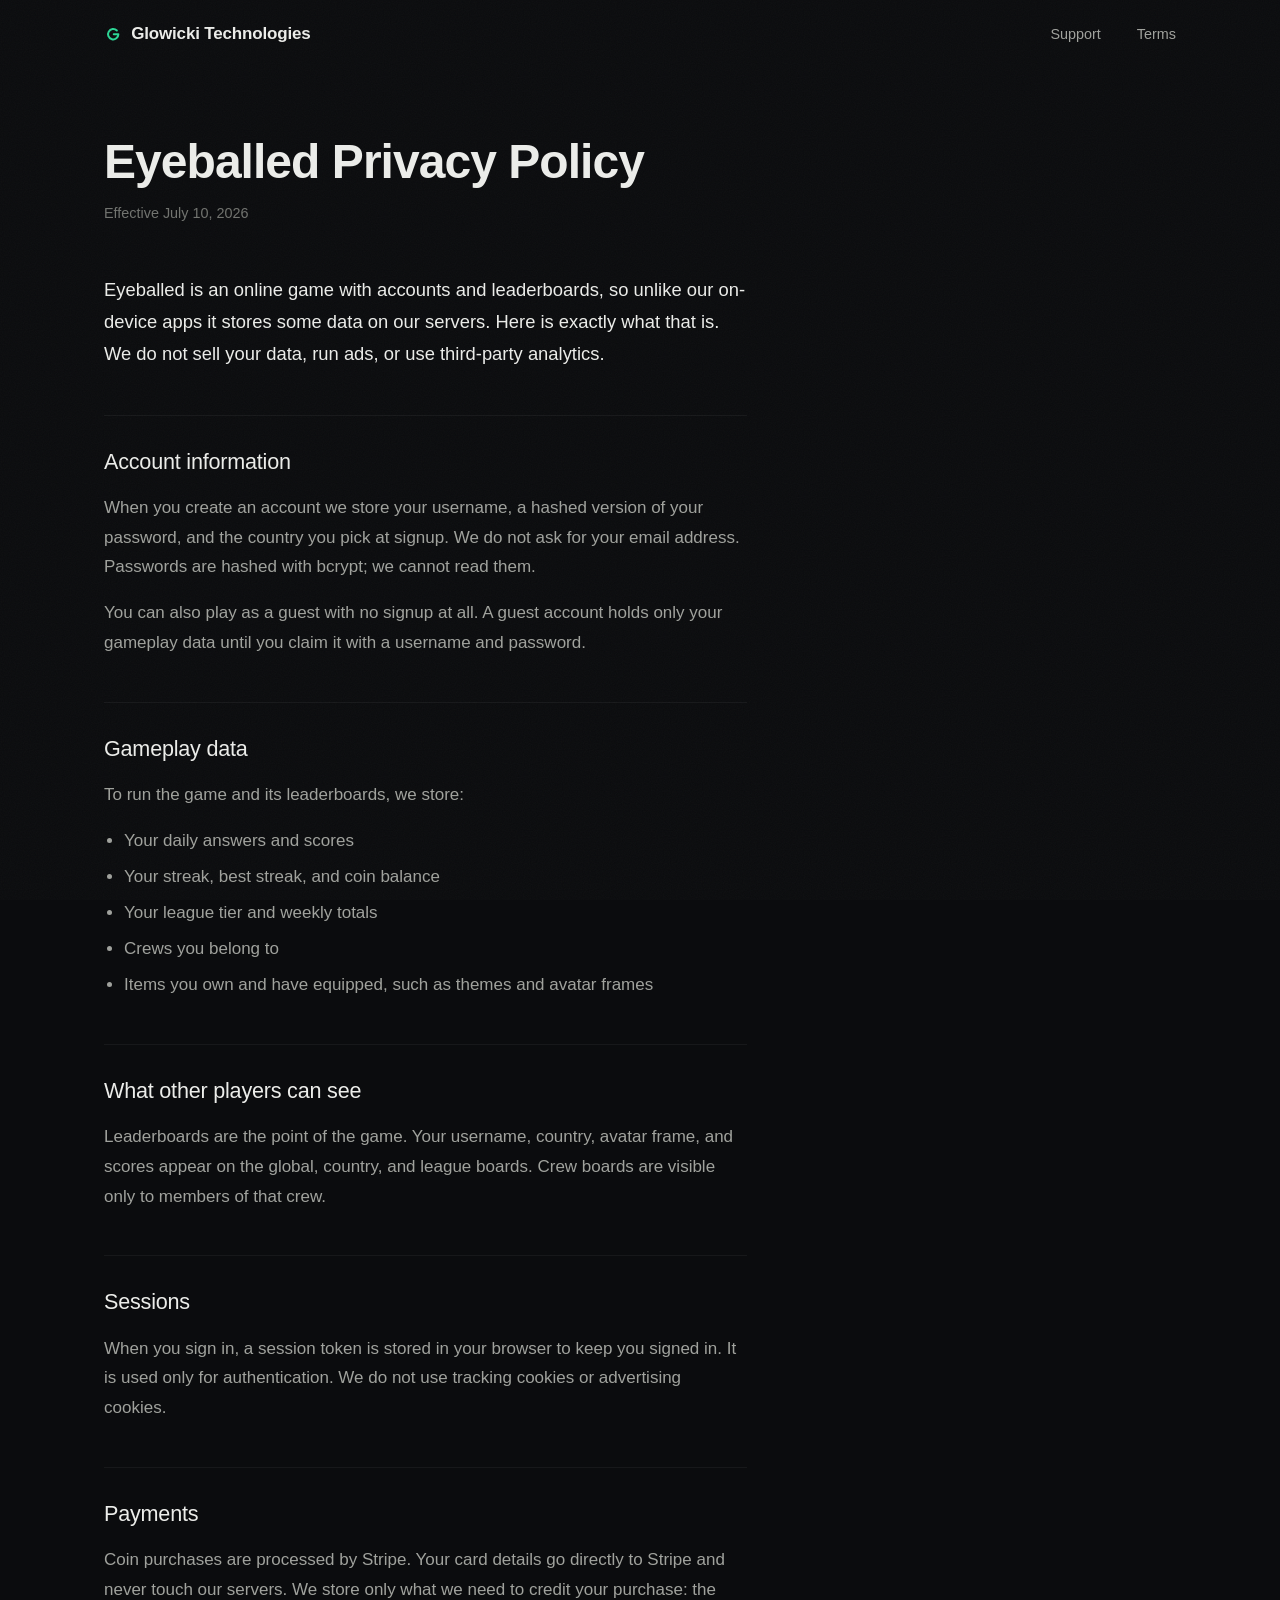
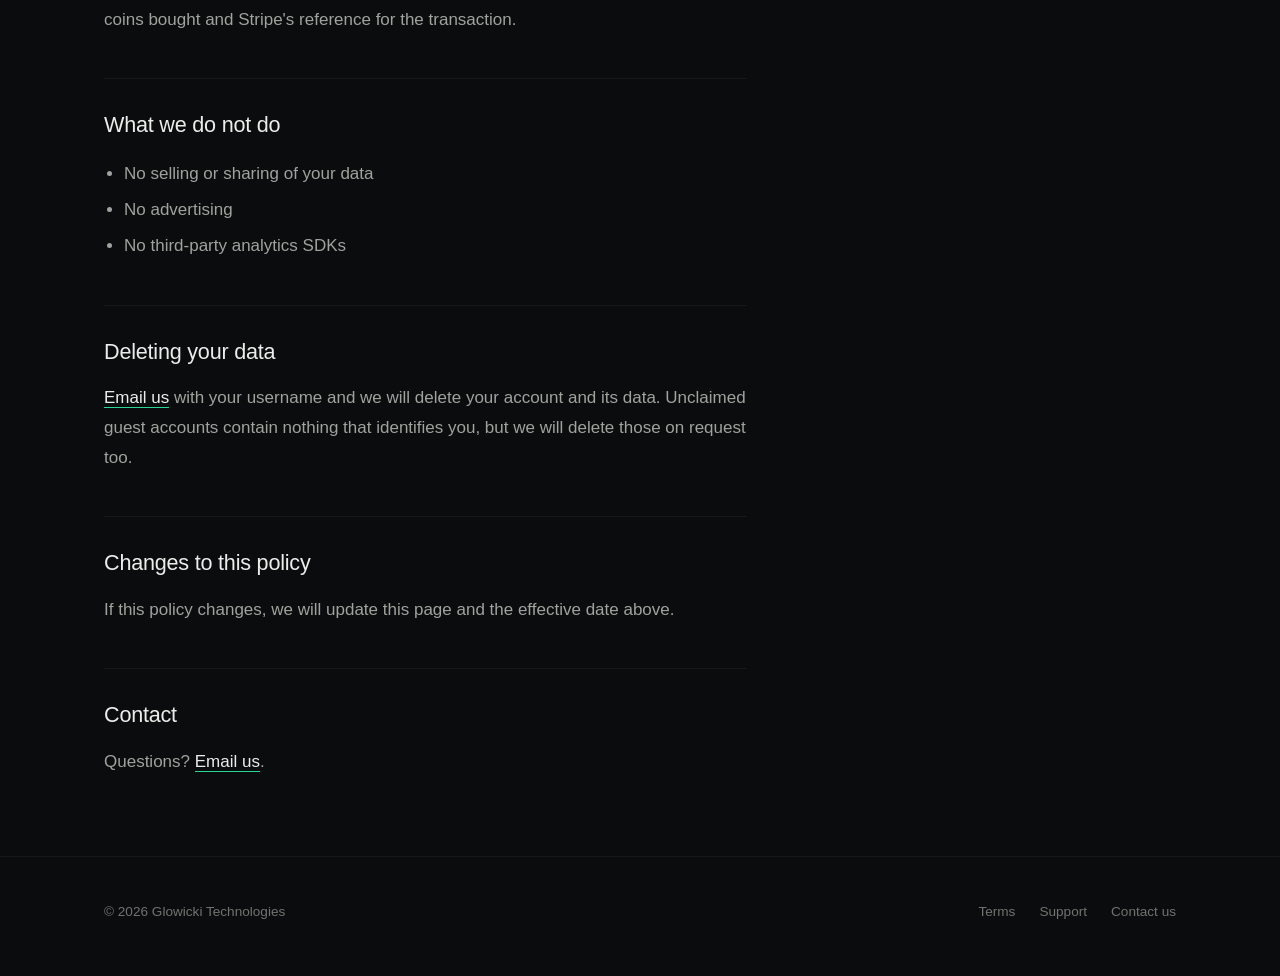
<file: privacy/eyeballed.html>
<!DOCTYPE html>
<html lang="en">
<head>
  <meta charset="UTF-8">
  <meta name="viewport" content="width=device-width, initial-scale=1.0">
  <title>Eyeballed Privacy Policy | Glowicki Technologies</title>
  <meta name="description" content="Privacy policy for Eyeballed, the daily visual estimation game by Glowicki Technologies.">
  <meta name="theme-color" content="#0B0C0E">
  <meta property="og:title" content="Eyeballed Privacy Policy">
  <meta property="og:description" content="Privacy policy for Eyeballed by Glowicki Technologies.">
  <meta property="og:type" content="website">
  <meta property="og:site_name" content="Glowicki Technologies">
  <link rel="icon" href="data:image/svg+xml,%3Csvg xmlns='http://www.w3.org/2000/svg' viewBox='0 0 64 64'%3E%3Crect width='64' height='64' rx='14' fill='%230B0C0E'/%3E%3Cpath d='M50 32a18 18 0 1 1-5.3-12.7M50 32H34' fill='none' stroke='%232BD695' stroke-width='7' stroke-linecap='round'/%3E%3C/svg%3E">
  <link rel="preconnect" href="https://api.fontshare.com" crossorigin>
  <link rel="stylesheet" href="https://api.fontshare.com/v2/css?f[]=clash-display@500,600&f[]=switzer@400,500&display=swap">
  <link rel="stylesheet" href="../assets/style.css">
</head>
<body>

  <header class="nav">
    <div class="wrap nav-inner">
      <a class="wordmark" href="../index.html" aria-label="Glowicki Technologies home">
        <svg class="mark" viewBox="0 0 64 64" aria-hidden="true"><path d="M50 32a18 18 0 1 1-5.3-12.7M50 32H34" fill="none" stroke="#2BD695" stroke-width="7" stroke-linecap="round"/></svg>
        <span class="word">Glowicki Technologies</span>
      </a>
      <nav aria-label="Main">
        <ul class="nav-links">
          <li><a href="../support.html">Support</a></li>
          <li><a href="../terms.html">Terms</a></li>
        </ul>
      </nav>
    </div>
  </header>

  <main class="page-main">
    <div class="wrap">
      <article class="prose">
        <h1>Eyeballed Privacy Policy</h1>
        <p class="meta-line">Effective July 10, 2026</p>

        <p class="lede">Eyeballed is an online game with accounts and leaderboards, so unlike our on-device apps it stores some data on our servers. Here is exactly what that is. We do not sell your data, run ads, or use third-party analytics.</p>

        <h2>Account information</h2>
        <p>When you create an account we store your username, a hashed version of your password, and the country you pick at signup. We do not ask for your email address. Passwords are hashed with bcrypt; we cannot read them.</p>
        <p>You can also play as a guest with no signup at all. A guest account holds only your gameplay data until you claim it with a username and password.</p>

        <h2>Gameplay data</h2>
        <p>To run the game and its leaderboards, we store:</p>
        <ul>
          <li>Your daily answers and scores</li>
          <li>Your streak, best streak, and coin balance</li>
          <li>Your league tier and weekly totals</li>
          <li>Crews you belong to</li>
          <li>Items you own and have equipped, such as themes and avatar frames</li>
        </ul>

        <h2>What other players can see</h2>
        <p>Leaderboards are the point of the game. Your username, country, avatar frame, and scores appear on the global, country, and league boards. Crew boards are visible only to members of that crew.</p>

        <h2>Sessions</h2>
        <p>When you sign in, a session token is stored in your browser to keep you signed in. It is used only for authentication. We do not use tracking cookies or advertising cookies.</p>

        <h2>Payments</h2>
        <p>Coin purchases are processed by Stripe. Your card details go directly to Stripe and never touch our servers. We store only what we need to credit your purchase: the coins bought and Stripe's reference for the transaction.</p>

        <h2>What we do not do</h2>
        <ul>
          <li>No selling or sharing of your data</li>
          <li>No advertising</li>
          <li>No third-party analytics SDKs</li>
        </ul>

        <h2>Deleting your data</h2>
        <p><a href="mailto:chandlerglowicki.professional@gmail.com">Email us</a> with your username and we will delete your account and its data. Unclaimed guest accounts contain nothing that identifies you, but we will delete those on request too.</p>

        <h2>Changes to this policy</h2>
        <p>If this policy changes, we will update this page and the effective date above.</p>

        <h2>Contact</h2>
        <p>Questions? <a href="mailto:chandlerglowicki.professional@gmail.com">Email us</a>.</p>
      </article>
    </div>
  </main>

  <footer class="footer">
    <div class="wrap">
      <div class="footer-row">
        <p>&copy; 2026 Glowicki Technologies</p>
        <ul class="footer-links">
          <li><a href="../terms.html">Terms</a></li>
          <li><a href="../support.html">Support</a></li>
          <li><a href="mailto:chandlerglowicki.professional@gmail.com">Contact us</a></li>
        </ul>
      </div>
    </div>
  </footer>

  <script src="../assets/site.js"></script>
</body>
</html>
</file>
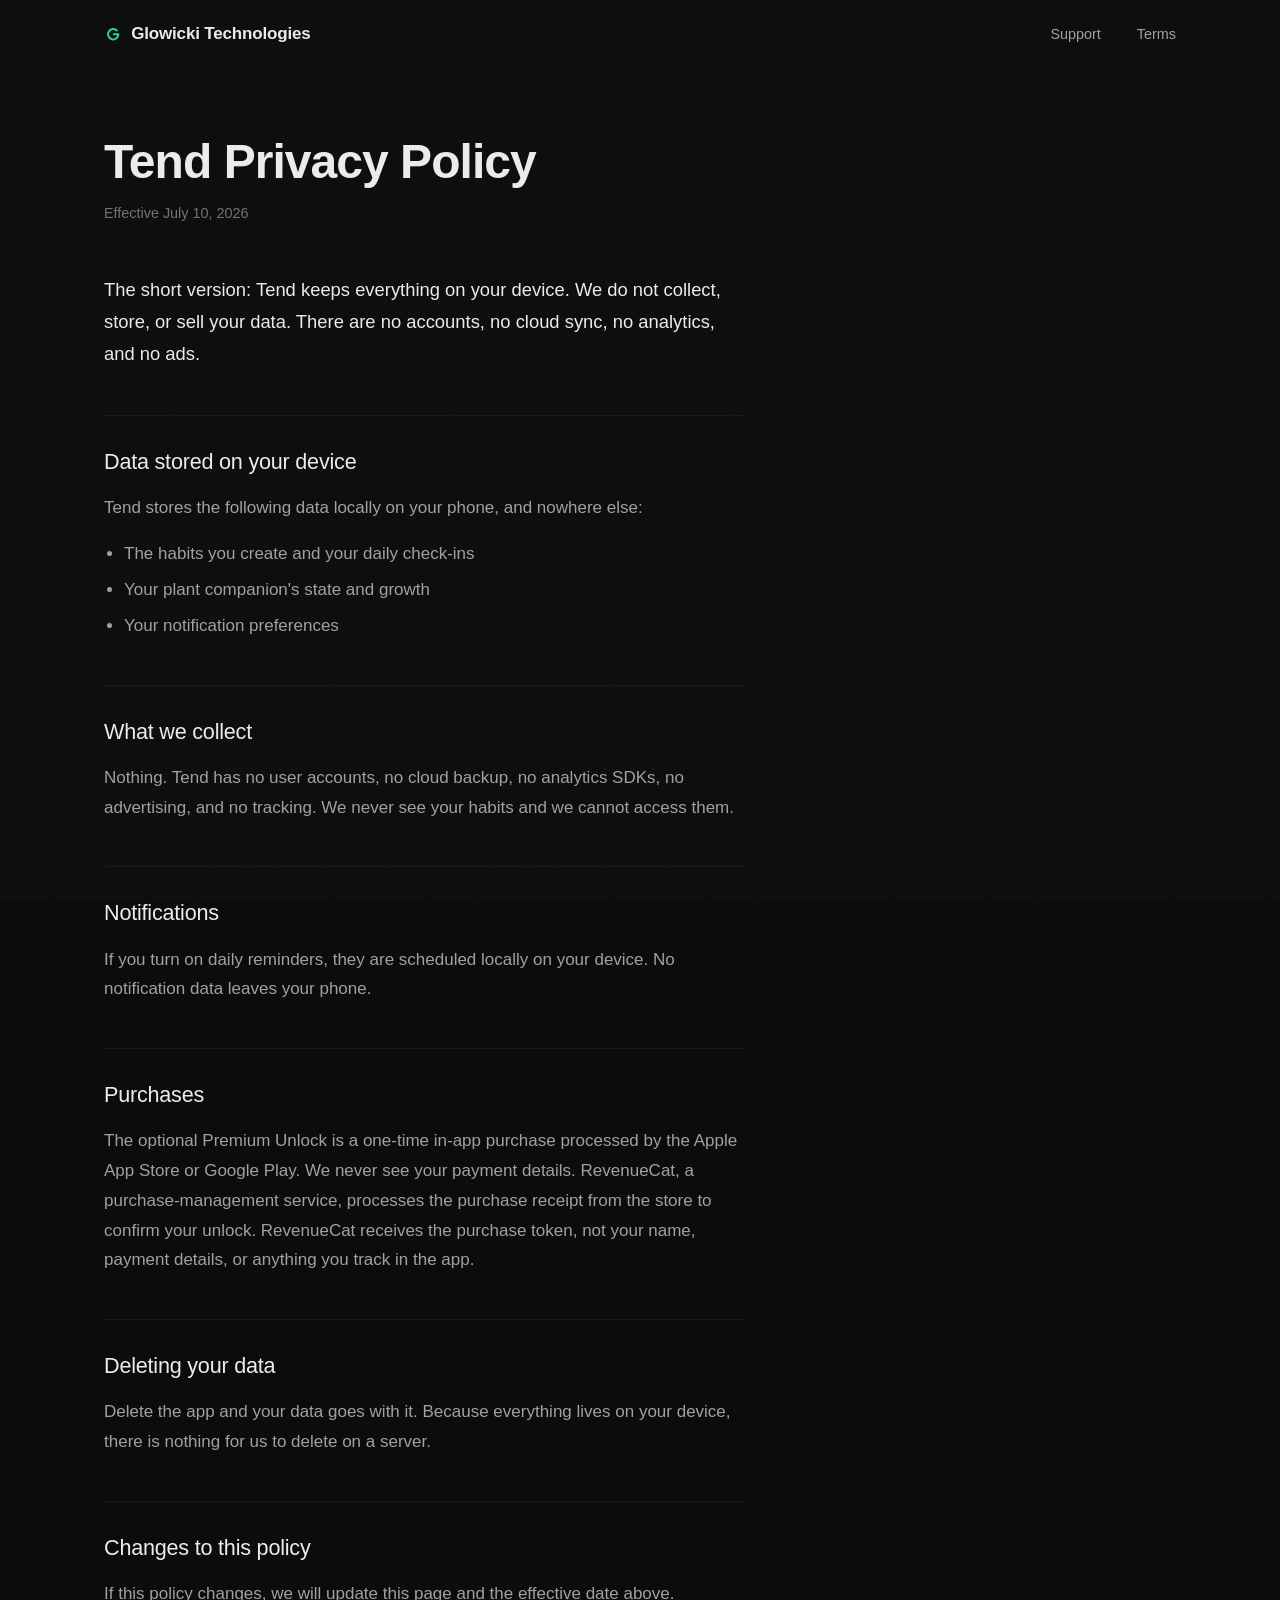
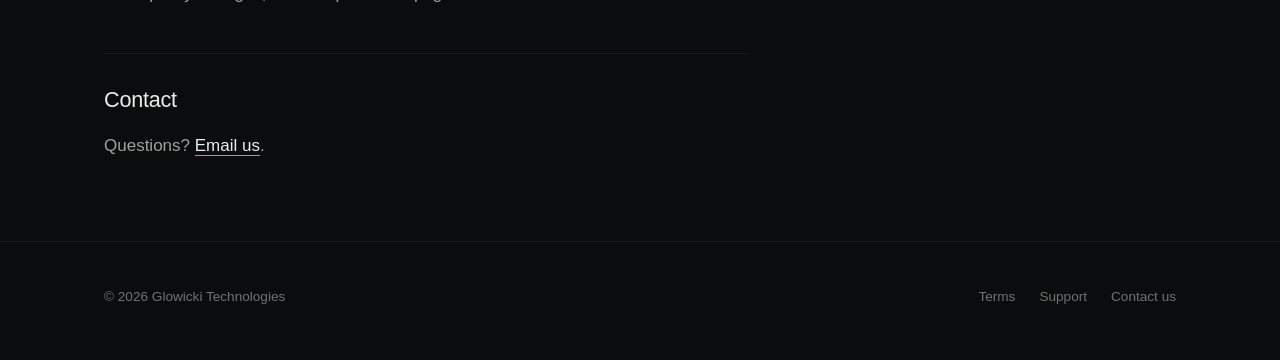
<file: privacy/tend.html>
<!DOCTYPE html>
<html lang="en">
<head>
  <meta charset="UTF-8">
  <meta name="viewport" content="width=device-width, initial-scale=1.0">
  <title>Tend Privacy Policy | Glowicki Technologies</title>
  <meta name="description" content="Privacy policy for Tend, the habit companion app by Glowicki Technologies. All data stays on your device.">
  <meta name="theme-color" content="#0B0C0E">
  <meta property="og:title" content="Tend Privacy Policy">
  <meta property="og:description" content="Privacy policy for Tend by Glowicki Technologies. All data stays on your device.">
  <meta property="og:type" content="website">
  <meta property="og:site_name" content="Glowicki Technologies">
  <link rel="icon" href="data:image/svg+xml,%3Csvg xmlns='http://www.w3.org/2000/svg' viewBox='0 0 64 64'%3E%3Crect width='64' height='64' rx='14' fill='%230B0C0E'/%3E%3Cpath d='M50 32a18 18 0 1 1-5.3-12.7M50 32H34' fill='none' stroke='%232BD695' stroke-width='7' stroke-linecap='round'/%3E%3C/svg%3E">
  <link rel="preconnect" href="https://api.fontshare.com" crossorigin>
  <link rel="stylesheet" href="https://api.fontshare.com/v2/css?f[]=clash-display@500,600&f[]=switzer@400,500&display=swap">
  <link rel="stylesheet" href="../assets/style.css">
</head>
<body>

  <header class="nav">
    <div class="wrap nav-inner">
      <a class="wordmark" href="../index.html" aria-label="Glowicki Technologies home">
        <svg class="mark" viewBox="0 0 64 64" aria-hidden="true"><path d="M50 32a18 18 0 1 1-5.3-12.7M50 32H34" fill="none" stroke="#2BD695" stroke-width="7" stroke-linecap="round"/></svg>
        <span class="word">Glowicki Technologies</span>
      </a>
      <nav aria-label="Main">
        <ul class="nav-links">
          <li><a href="../support.html">Support</a></li>
          <li><a href="../terms.html">Terms</a></li>
        </ul>
      </nav>
    </div>
  </header>

  <main class="page-main">
    <div class="wrap">
      <article class="prose">
        <h1>Tend Privacy Policy</h1>
        <p class="meta-line">Effective July 10, 2026</p>

        <p class="lede">The short version: Tend keeps everything on your device. We do not collect, store, or sell your data. There are no accounts, no cloud sync, no analytics, and no ads.</p>

        <h2>Data stored on your device</h2>
        <p>Tend stores the following data locally on your phone, and nowhere else:</p>
        <ul>
          <li>The habits you create and your daily check-ins</li>
          <li>Your plant companion's state and growth</li>
          <li>Your notification preferences</li>
        </ul>

        <h2>What we collect</h2>
        <p>Nothing. Tend has no user accounts, no cloud backup, no analytics SDKs, no advertising, and no tracking. We never see your habits and we cannot access them.</p>

        <h2>Notifications</h2>
        <p>If you turn on daily reminders, they are scheduled locally on your device. No notification data leaves your phone.</p>

        <h2>Purchases</h2>
        <p>The optional Premium Unlock is a one-time in-app purchase processed by the Apple App Store or Google Play. We never see your payment details. RevenueCat, a purchase-management service, processes the purchase receipt from the store to confirm your unlock. RevenueCat receives the purchase token, not your name, payment details, or anything you track in the app.</p>

        <h2>Deleting your data</h2>
        <p>Delete the app and your data goes with it. Because everything lives on your device, there is nothing for us to delete on a server.</p>

        <h2>Changes to this policy</h2>
        <p>If this policy changes, we will update this page and the effective date above.</p>

        <h2>Contact</h2>
        <p>Questions? <a href="mailto:chandlerglowicki.professional@gmail.com">Email us</a>.</p>
      </article>
    </div>
  </main>

  <footer class="footer">
    <div class="wrap">
      <div class="footer-row">
        <p>&copy; 2026 Glowicki Technologies</p>
        <ul class="footer-links">
          <li><a href="../terms.html">Terms</a></li>
          <li><a href="../support.html">Support</a></li>
          <li><a href="mailto:chandlerglowicki.professional@gmail.com">Contact us</a></li>
        </ul>
      </div>
    </div>
  </footer>

  <script src="../assets/site.js"></script>
</body>
</html>
</file>
<file: assets/style.css>
/* Glowicki Technologies shared styles */

:root {
  --bg: #0B0C0E;
  --surface: #121316;
  --surface-2: #17181C;
  --text: #ECEDEA;
  --text-2: #A0A29D;
  --text-3: #71736F;
  --accent: #2BD695;
  --accent-deep: #1D9E75;
  --line: rgba(255, 255, 255, 0.08);
  --line-soft: rgba(255, 255, 255, 0.05);
  --font-display: "Clash Display", "Avenir Next", "Helvetica Neue", sans-serif;
  --font-body: "Switzer", -apple-system, "Segoe UI", sans-serif;
}

* {
  margin: 0;
  padding: 0;
  box-sizing: border-box;
}

html {
  scroll-behavior: smooth;
  scroll-padding-top: 5.5rem;
}

body {
  background: var(--bg);
  color: var(--text);
  font-family: var(--font-body);
  font-weight: 400;
  font-size: 1.0625rem;
  line-height: 1.65;
  -webkit-font-smoothing: antialiased;
  overflow-x: hidden;
}

/* Film-grain overlay */
body::after {
  content: "";
  position: fixed;
  inset: 0;
  z-index: 999;
  pointer-events: none;
  opacity: 0.035;
  background-image: url("data:image/svg+xml,%3Csvg xmlns='http://www.w3.org/2000/svg' width='140' height='140'%3E%3Cfilter id='n'%3E%3CfeTurbulence type='fractalNoise' baseFrequency='0.85' numOctaves='2' stitchTiles='stitch'/%3E%3C/filter%3E%3Crect width='140' height='140' filter='url(%23n)'/%3E%3C/svg%3E");
}

::selection {
  background: var(--accent-deep);
  color: #fff;
}

img,
svg {
  display: block;
  max-width: 100%;
}

a {
  color: var(--text);
  text-decoration: none;
}

.wrap {
  max-width: 72rem;
  margin: 0 auto;
  padding: 0 clamp(1.25rem, 4vw, 2.5rem);
}

/* ---------- Nav ---------- */

.nav {
  position: fixed;
  top: 0;
  left: 0;
  right: 0;
  z-index: 100;
  transition: background-color 0.3s ease, border-color 0.3s ease;
  border-bottom: 1px solid transparent;
}

.nav.scrolled {
  background: rgba(11, 12, 14, 0.72);
  -webkit-backdrop-filter: blur(18px);
  backdrop-filter: blur(18px);
  border-bottom-color: var(--line-soft);
}

.nav-inner {
  display: flex;
  align-items: center;
  justify-content: space-between;
  height: 4.25rem;
}

.wordmark {
  font-family: var(--font-display);
  font-weight: 600;
  font-size: 1.0625rem;
  letter-spacing: -0.01em;
  display: flex;
  align-items: center;
  gap: 0.55rem;
}

.wordmark .mark {
  width: 1.15rem;
  height: 1.15rem;
  flex: none;
}

.nav-links {
  display: flex;
  gap: clamp(1.1rem, 3vw, 2.25rem);
  list-style: none;
}

.nav-links a {
  font-size: 0.9rem;
  font-weight: 500;
  color: var(--text-2);
  transition: color 0.2s ease;
}

.nav-links a:hover,
.nav-links a:focus-visible {
  color: var(--accent);
}

/* ---------- Hero ---------- */

.hero {
  position: relative;
  min-height: 92vh;
  display: flex;
  align-items: center;
  padding-top: 6rem;
}

.hero::before {
  content: "";
  position: absolute;
  top: -20%;
  left: 50%;
  transform: translateX(-50%);
  width: min(70rem, 120vw);
  height: 42rem;
  background: radial-gradient(ellipse at center, rgba(43, 214, 149, 0.09) 0%, transparent 62%);
  pointer-events: none;
}

.hero h1 {
  font-family: var(--font-display);
  font-weight: 600;
  font-size: clamp(2.9rem, 8.5vw, 6rem);
  line-height: 1.04;
  letter-spacing: -0.025em;
}

.hero-line {
  display: block;
}

.js .hero-line,
.js .hero-sub,
.js .hero-cta {
  opacity: 0;
  animation: fade-up 0.85s cubic-bezier(0.2, 0.65, 0.25, 1) forwards;
}

.js .hero-line:nth-child(1) { animation-delay: 0.1s; }
.js .hero-line:nth-child(2) { animation-delay: 0.24s; }
.js .hero-line:nth-child(3) { animation-delay: 0.38s; }
.js .hero-sub { animation-delay: 0.6s; }
.js .hero-cta { animation-delay: 0.75s; }

@keyframes fade-up {
  from {
    opacity: 0;
    transform: translateY(1.4rem);
  }
  to {
    opacity: 1;
    transform: translateY(0);
  }
}

.hero-sub {
  max-width: 34rem;
  margin-top: 1.75rem;
  color: var(--text-2);
  font-size: clamp(1.05rem, 1.6vw, 1.2rem);
}

.hero-cta {
  margin-top: 2.5rem;
  display: flex;
  gap: 1.5rem;
  align-items: center;
  flex-wrap: wrap;
}

.accent {
  color: var(--accent);
}

/* ---------- Links & buttons ---------- */

.link-underline {
  color: var(--text);
  border-bottom: 1px solid var(--accent);
  padding-bottom: 0.1em;
  transition: color 0.2s ease;
}

.link-underline:hover,
.link-underline:focus-visible {
  color: var(--accent);
}

.btn {
  display: inline-block;
  font-family: var(--font-display);
  font-weight: 500;
  font-size: 0.95rem;
  letter-spacing: 0.01em;
  padding: 0.75rem 1.5rem;
  border: 1px solid var(--accent-deep);
  border-radius: 999px;
  color: var(--accent);
  transition: background-color 0.2s ease, color 0.2s ease, border-color 0.2s ease;
}

.btn:hover,
.btn:focus-visible {
  background: var(--accent);
  border-color: var(--accent);
  color: #08110D;
}

/* ---------- Sections ---------- */

.section {
  position: relative;
  padding: clamp(4.5rem, 10vw, 8rem) 0;
  border-top: 1px solid var(--line-soft);
}

.section-head {
  display: flex;
  align-items: baseline;
  gap: clamp(1rem, 3vw, 2.5rem);
  margin-bottom: clamp(2.5rem, 6vw, 4.5rem);
}

.section-num {
  font-family: var(--font-display);
  font-weight: 600;
  font-size: clamp(3.5rem, 9vw, 7rem);
  line-height: 0.9;
  color: rgba(255, 255, 255, 0.06);
  -webkit-text-stroke: 1px rgba(255, 255, 255, 0.13);
  user-select: none;
}

.section-title {
  font-family: var(--font-display);
  font-weight: 600;
  font-size: clamp(1.75rem, 4vw, 2.6rem);
  letter-spacing: -0.02em;
  line-height: 1.1;
}

.section-intro {
  color: var(--text-2);
  max-width: 38rem;
  margin-top: -1.75rem;
  margin-bottom: 3rem;
}

/* ---------- Scroll reveals ---------- */

.js .reveal {
  opacity: 0;
  transform: translateY(1.5rem);
  transition: opacity 0.7s cubic-bezier(0.2, 0.65, 0.25, 1),
    transform 0.7s cubic-bezier(0.2, 0.65, 0.25, 1);
}

.js .reveal.in {
  opacity: 1;
  transform: translateY(0);
}

.js .reveal:nth-child(2) { transition-delay: 0.08s; }
.js .reveal:nth-child(3) { transition-delay: 0.16s; }
.js .reveal:nth-child(4) { transition-delay: 0.24s; }

/* ---------- Work / product cards ---------- */

.work-grid {
  display: grid;
  grid-template-columns: 1fr 1fr;
  gap: clamp(1.25rem, 3vw, 2rem);
}

/* Offset second column so the grid doesn't read as a template */
.work-grid .card:nth-child(even) {
  transform: translateY(2.75rem);
}

.card {
  position: relative;
  background: var(--surface);
  border: 1px solid var(--line);
  border-radius: 1rem;
  padding: clamp(1.5rem, 3vw, 2.25rem);
  overflow: hidden;
  transition: border-color 0.3s ease, transform 0.3s ease, box-shadow 0.3s ease;
}

.card:hover {
  border-color: rgba(43, 214, 149, 0.35);
  box-shadow: 0 1rem 3rem rgba(0, 0, 0, 0.4);
}

.work-grid .card:hover {
  transform: translateY(-0.35rem);
}

.work-grid .card:nth-child(even):hover {
  transform: translateY(2.4rem);
}

/* Cursor spotlight, driven by --mx / --my set in site.js */
.card .spotlight {
  content: "";
  position: absolute;
  inset: 0;
  pointer-events: none;
  opacity: 0;
  transition: opacity 0.35s ease;
  background: radial-gradient(
    18rem circle at var(--mx, 50%) var(--my, 50%),
    rgba(43, 214, 149, 0.08),
    transparent 65%
  );
}

.card:hover .spotlight {
  opacity: 1;
}

.card-top {
  display: flex;
  align-items: center;
  justify-content: space-between;
  gap: 1rem;
  margin-bottom: 1rem;
}

.card h3 {
  font-family: var(--font-display);
  font-weight: 600;
  font-size: 1.5rem;
  letter-spacing: -0.015em;
}

.card p {
  color: var(--text-2);
  font-size: 0.98rem;
}

.card .card-link {
  display: inline-block;
  margin-top: 1.25rem;
  font-weight: 500;
  font-size: 0.95rem;
}

.status {
  flex: none;
  display: inline-flex;
  align-items: center;
  gap: 0.45rem;
  font-size: 0.78rem;
  font-weight: 500;
  letter-spacing: 0.04em;
  text-transform: uppercase;
  color: var(--text-3);
  border: 1px solid var(--line);
  border-radius: 999px;
  padding: 0.3rem 0.75rem;
  white-space: nowrap;
}

.status::before {
  content: "";
  width: 0.42rem;
  height: 0.42rem;
  border-radius: 50%;
  background: var(--text-3);
}

.status.live {
  color: var(--accent);
  border-color: rgba(43, 214, 149, 0.35);
}

.status.live::before {
  background: var(--accent);
  box-shadow: 0 0 0.5rem rgba(43, 214, 149, 0.7);
}

.status.soon {
  color: var(--text-2);
}

/* ---------- What we do ---------- */

.services {
  display: grid;
  grid-template-columns: repeat(3, 1fr);
  gap: clamp(1.25rem, 3vw, 2rem);
}

.service {
  border-top: 1px solid var(--line);
  padding-top: 1.5rem;
}

.service h3 {
  font-family: var(--font-display);
  font-weight: 500;
  font-size: 1.25rem;
  letter-spacing: -0.01em;
  margin-bottom: 0.7rem;
}

.service p {
  color: var(--text-2);
  font-size: 0.98rem;
}

/* ---------- About / Contact ---------- */

.about-copy {
  max-width: 42rem;
  font-size: clamp(1.15rem, 2vw, 1.45rem);
  line-height: 1.55;
  font-weight: 400;
}

.about-copy + .about-copy {
  margin-top: 1.5rem;
}

.about-copy .dim {
  color: var(--text-3);
}

.contact-email {
  font-family: var(--font-display);
  font-weight: 500;
  font-size: clamp(1.3rem, 3.5vw, 2.4rem);
  letter-spacing: -0.015em;
  word-break: break-word;
}

/* ---------- Footer ---------- */

.footer {
  border-top: 1px solid var(--line-soft);
  padding: 2.75rem 0 3.25rem;
  font-size: 0.85rem;
  color: var(--text-3);
}

.footer-row {
  display: flex;
  justify-content: space-between;
  gap: 1.5rem;
  flex-wrap: wrap;
}

.footer a {
  color: var(--text-3);
  transition: color 0.2s ease;
}

.footer a:hover,
.footer a:focus-visible {
  color: var(--accent);
}

.footer-links {
  display: flex;
  gap: 1.5rem;
  flex-wrap: wrap;
  list-style: none;
}

.footer .privacy-list {
  margin-top: 1.1rem;
}

.footer .sep {
  color: rgba(255, 255, 255, 0.15);
  margin: 0 0.35rem;
}

/* ---------- Content pages (privacy, terms, support) ---------- */

.page-main {
  padding: 8.5rem 0 5rem;
}

.prose {
  max-width: 68ch;
}

.prose h1 {
  font-family: var(--font-display);
  font-weight: 600;
  font-size: clamp(2rem, 5vw, 3rem);
  letter-spacing: -0.02em;
  line-height: 1.1;
  margin-bottom: 0.75rem;
}

.prose .meta-line {
  color: var(--text-3);
  font-size: 0.9rem;
  margin-bottom: 3rem;
}

.prose h2 {
  font-family: var(--font-display);
  font-weight: 500;
  font-size: 1.35rem;
  letter-spacing: -0.01em;
  margin-top: 2.75rem;
  margin-bottom: 0.85rem;
  padding-top: 1.75rem;
  border-top: 1px solid var(--line-soft);
}

.prose p,
.prose li {
  color: var(--text-2);
  line-height: 1.75;
}

.prose p + p {
  margin-top: 1rem;
}

.prose ul {
  margin: 1rem 0 1rem 1.25rem;
}

.prose li + li {
  margin-top: 0.4rem;
}

.prose strong {
  color: var(--text);
  font-weight: 500;
}

.prose a {
  color: var(--text);
  border-bottom: 1px solid var(--accent);
  transition: color 0.2s ease;
}

.prose a:hover,
.prose a:focus-visible {
  color: var(--accent);
}

.prose .lede {
  color: var(--text);
  font-size: 1.15rem;
}

/* ---------- Responsive ---------- */

@media (max-width: 760px) {
  .work-grid,
  .services {
    grid-template-columns: 1fr;
  }

  .work-grid .card:nth-child(even),
  .work-grid .card:nth-child(even):hover {
    transform: none;
  }

  .work-grid .card:hover {
    transform: none;
  }

  .hero {
    min-height: 82vh;
  }

  .nav-links {
    gap: 1rem;
  }

  .nav-links a {
    font-size: 0.84rem;
  }
}

@media (max-width: 430px) {
  .nav-links li.hide-narrow {
    display: none;
  }

  .wordmark span.word {
    display: none;
  }
}

/* ---------- Reduced motion ---------- */

@media (prefers-reduced-motion: reduce) {
  html {
    scroll-behavior: auto;
  }

  *,
  *::before,
  *::after {
    animation-duration: 0.01ms !important;
    animation-delay: 0ms !important;
    transition-duration: 0.01ms !important;
    transition-delay: 0ms !important;
  }

  .js .hero-line,
  .js .hero-sub,
  .js .hero-cta,
  .js .reveal {
    opacity: 1;
    transform: none;
    animation: none;
  }
}
</file>
